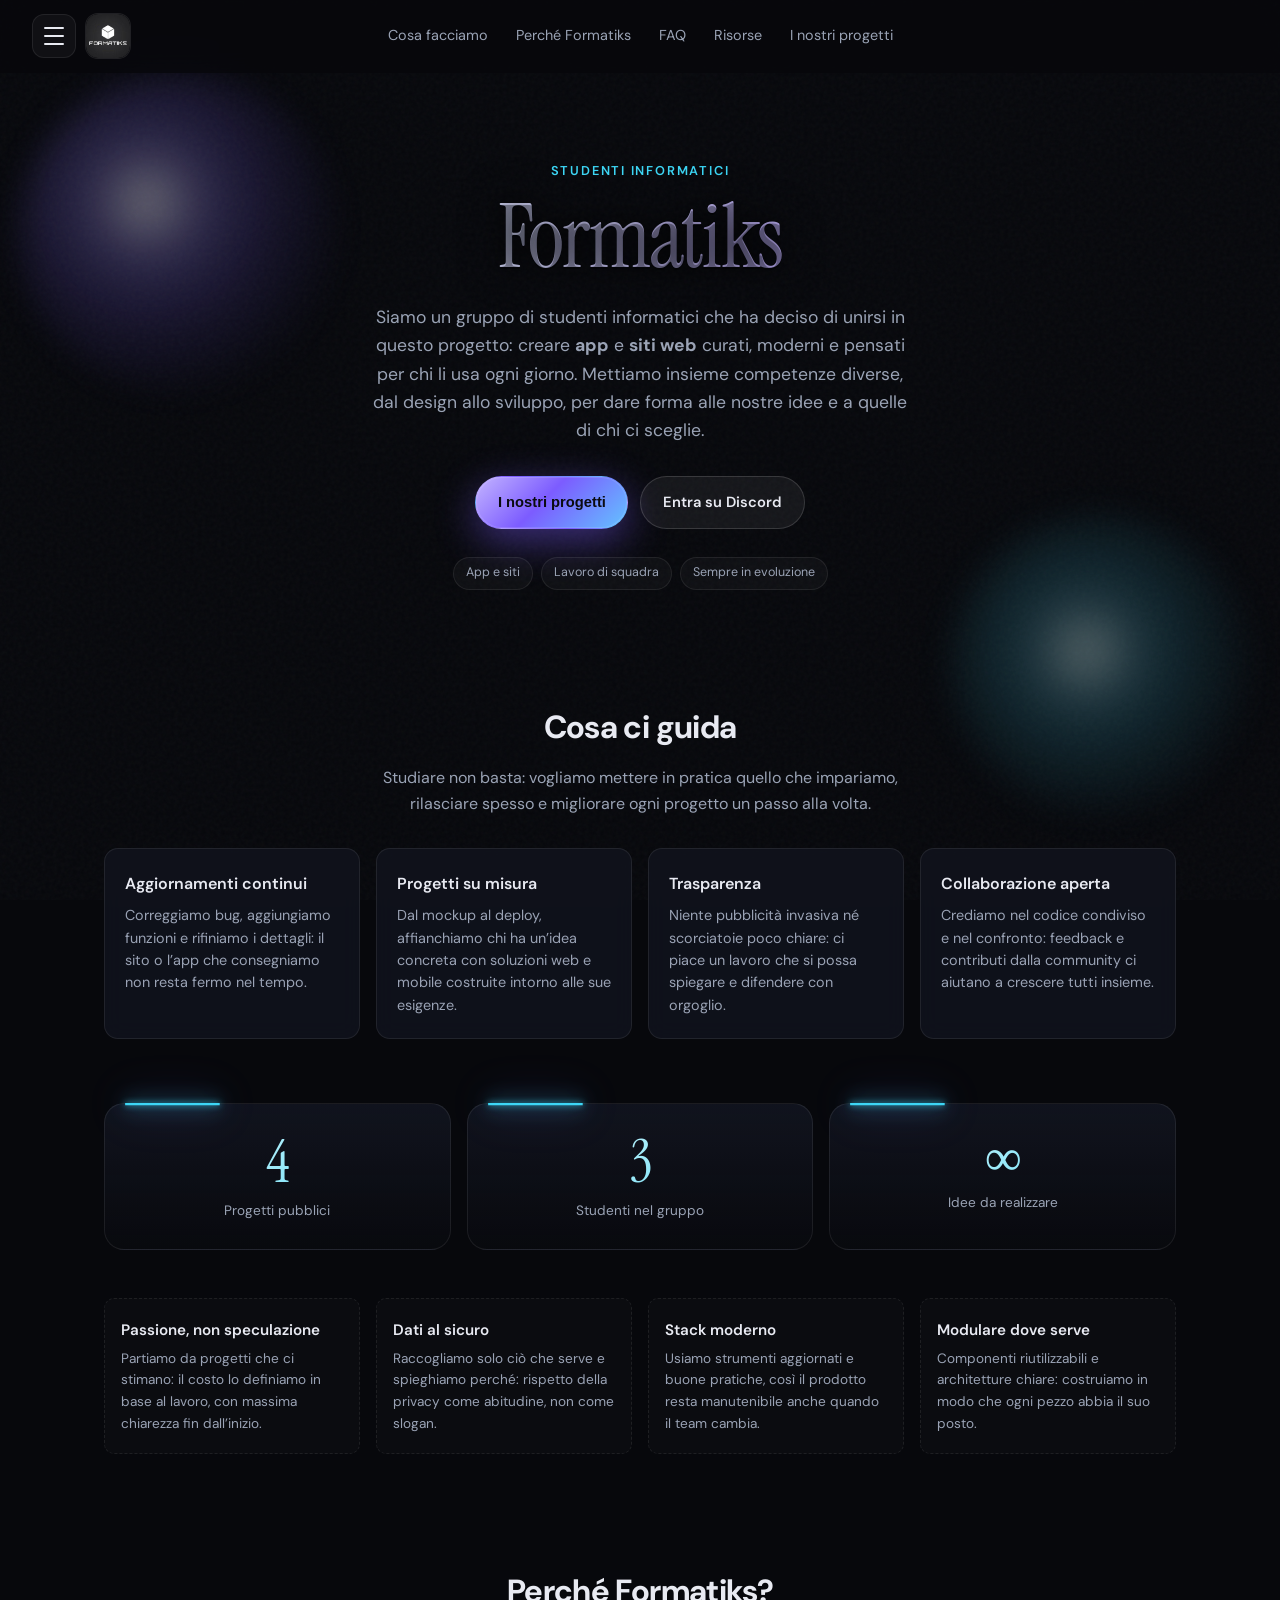
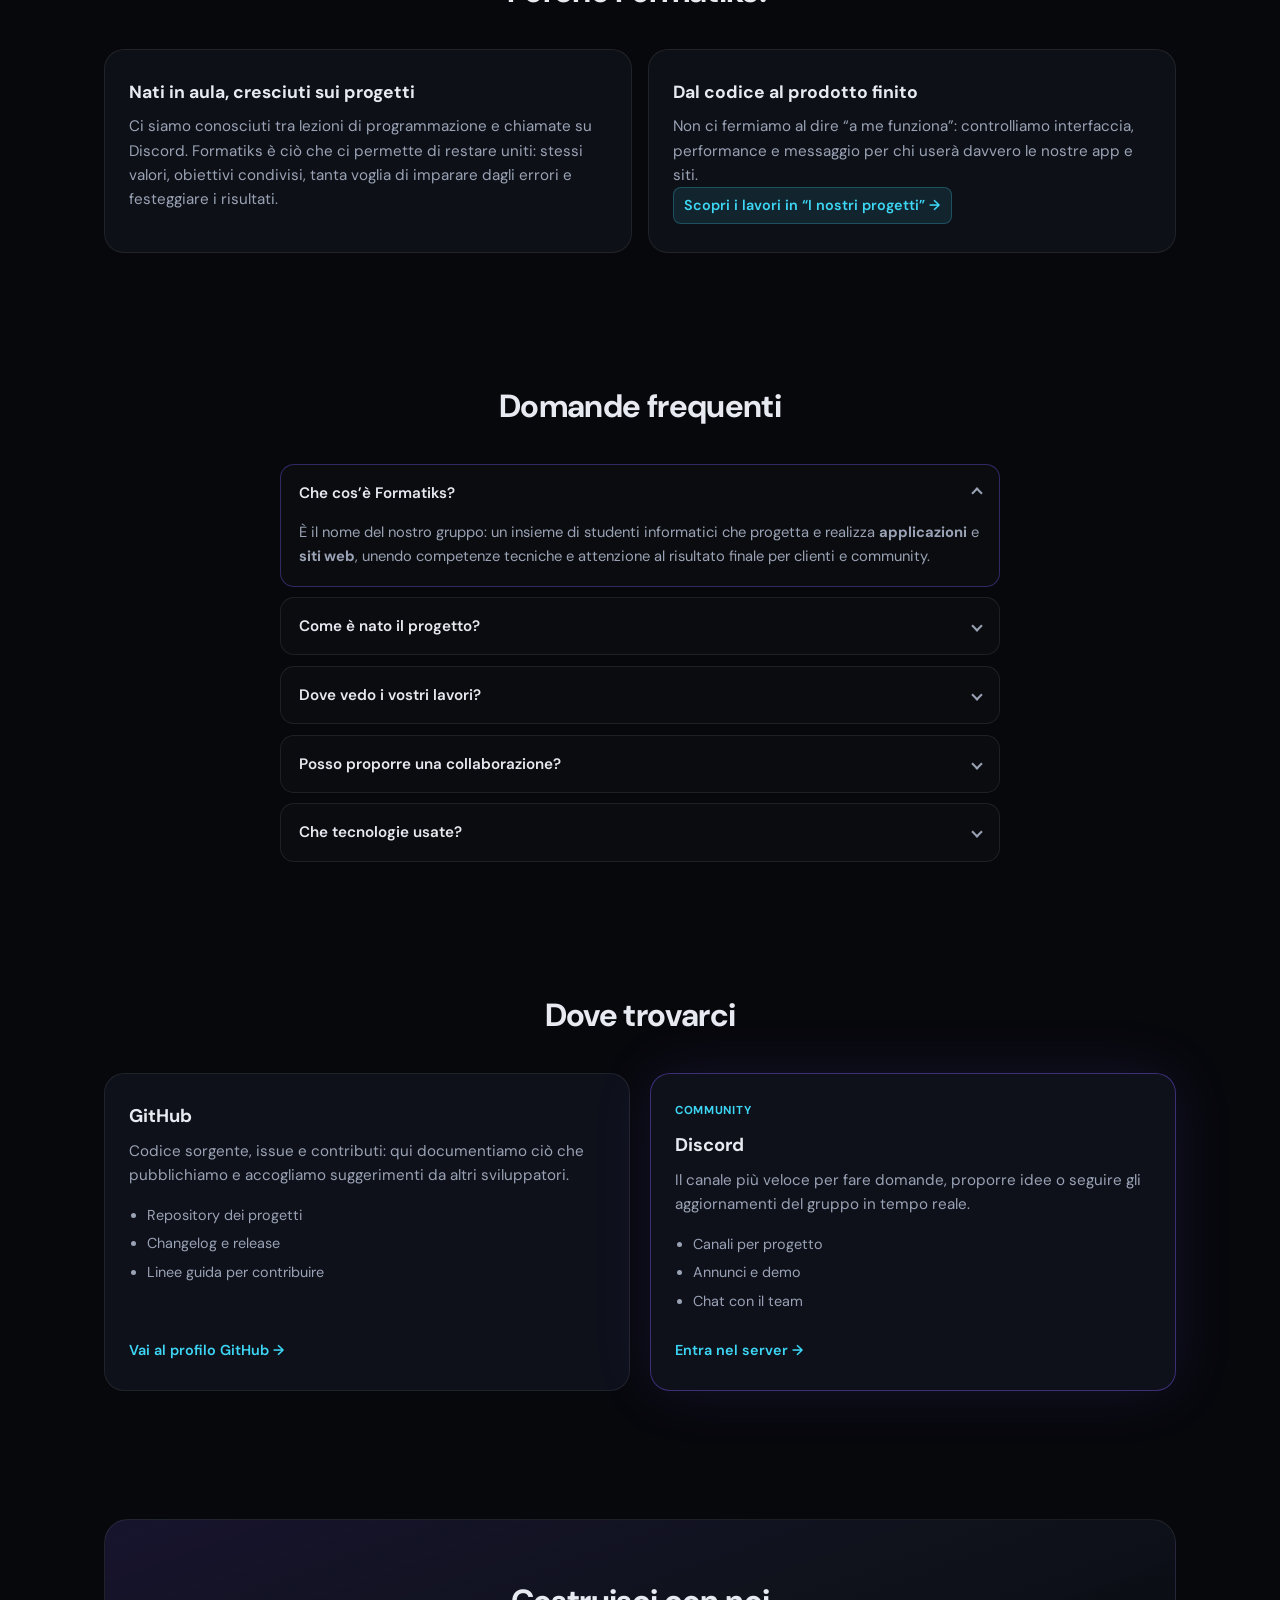
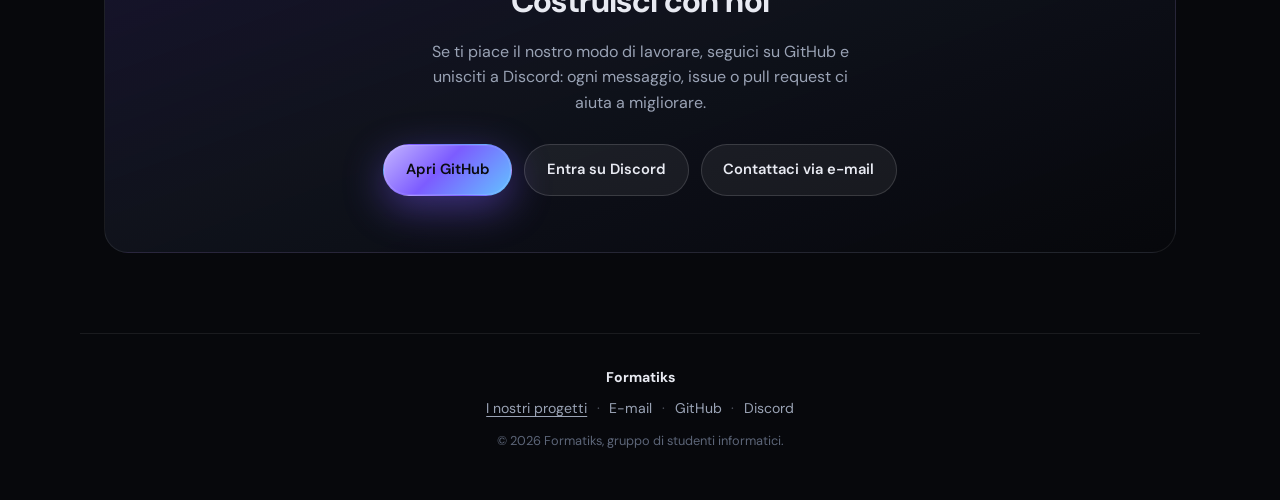
<file: index.html>
<!DOCTYPE html>
<html lang="it">
  <head>
    <meta charset="UTF-8" />
    <meta name="viewport" content="width=device-width, initial-scale=1.0" />
    <meta
      name="description"
      content="Formatiks: studenti informatici uniti per creare app e siti web di qualità."
    />
    <title>Formatiks - App e siti web dal nostro gruppo</title>
    <link rel="preconnect" href="https://fonts.googleapis.com" />
    <link rel="preconnect" href="https://fonts.gstatic.com" crossorigin />
    <link
      href="https://fonts.googleapis.com/css2?family=DM+Sans:ital,opsz,wght@0,9..40,400;0,9..40,500;0,9..40,600;0,9..40,700;1,9..40,400&family=Instrument+Serif:ital@0;1&display=swap"
      rel="stylesheet"
    />
    <link rel="stylesheet" href="styles.css" />
    <link rel="shortcut icon" href="./images/Formatiks.png" type="image/x-icon">
  </head>
  <body>
    <div class="noise" aria-hidden="true"></div>
    <div class="site-header-bar">
      <header class="site-header">
        <div class="header-start">
          <button
            type="button"
            class="hamburger"
            id="menu-toggle"
            aria-expanded="false"
            aria-controls="projects-menu"
            aria-label="Apri menu progetti"
          >
            <span class="hamburger__bar" aria-hidden="true"></span>
            <span class="hamburger__bar" aria-hidden="true"></span>
            <span class="hamburger__bar" aria-hidden="true"></span>
          </button>
          <a class="header-logo" href="#" aria-label="Formatiks — inizio pagina"
            ><img src="/images/Formatiks.png" width="44" height="44" alt=""
          /></a>
<!--          <a class="logo" href="#">Formatiks</a>-->
        </div>
        <nav class="nav" aria-label="Navigazione principale">
          <a href="#features">Cosa facciamo</a>
          <a href="#why">Perché Formatiks</a>
          <a href="#faq">FAQ</a>
          <a href="#resources">Risorse</a>
          <button
            type="button"
            class="nav__btn"
            data-open-projects-menu
          >
            I nostri progetti
          </button>
        </nav>
      </header>
    </div>

    <div
      class="menu-drawer"
      id="projects-menu"
      aria-hidden="true"
      inert
    >
      <button type="button" class="menu-drawer__backdrop" data-menu-close tabindex="-1" aria-label="Chiudi menu"></button>
      <nav class="menu-drawer__panel" aria-label="I nostri progetti">
        <p class="menu-drawer__title" id="menu-projects-title">I nostri progetti</p>
        <ul class="menu-drawer__list">
          <li class="menu-drawer__item" style="--i: 0">
            <a class="menu-drawer__link" href="progetti/pulse/index.html">Pulse</a>
          </li>
          <li class="menu-drawer__item" style="--i: 1">
            <a class="menu-drawer__link" href="progetti/sportpredix/index.html">SportPredix</a>
          </li>
          <li class="menu-drawer__item" style="--i: 2">
            <a class="menu-drawer__link" href="progetti/anozon/index.html">Anozon</a>
          </li>
          <li class="menu-drawer__item" style="--i: 3">
            <a class="menu-drawer__link" href="progetti/server-mc/index.html">Server MC</a>
          </li>
        </ul>
      </nav>
    </div>

    <main>
      <section class="hero" id="download">
        <p class="eyebrow">Studenti informatici</p>
        <h1 class="hero__title">Formatiks</h1>
        <p class="hero__lead">
          Siamo un gruppo di studenti informatici che ha deciso di unirsi in
          questo progetto: creare <strong>app</strong> e <strong>siti web</strong>
          curati, moderni e pensati per chi li usa ogni giorno. Mettiamo insieme
          competenze diverse, dal design allo sviluppo, per dare forma alle
          nostre idee e a quelle di chi ci sceglie.
        </p>
        <div class="hero__actions">
          <button type="button" class="btn btn--primary" data-open-projects-menu>
            I nostri progetti
          </button>
          <a
            class="btn btn--secondary"
            href="https://discord.gg/YZQaTQBeTA"
            target="_blank"
            rel="noopener noreferrer"
            >Entra su Discord</a
          >
        </div>
        <div class="hero__meta">
          <span class="pill">App e siti</span>
          <span class="pill">Lavoro di squadra</span>
          <span class="pill">Sempre in evoluzione</span>
        </div>
      </section>

      <section class="section reveal" id="features">
        <div class="section__head">
          <h2 class="section__title">Cosa ci guida</h2>
          <p class="section__subtitle">
            Studiare non basta: vogliamo mettere in pratica quello che impariamo,
            rilasciare spesso e migliorare ogni progetto un passo alla volta.
          </p>
        </div>
        <div class="grid grid--4">
          <article class="card">
            <h3 class="card__title">Aggiornamenti continui</h3>
            <p class="card__text">
              Correggiamo bug, aggiungiamo funzioni e rifiniamo i dettagli: il
              sito o l’app che consegniamo non resta fermo nel tempo.
            </p>
          </article>
          <article class="card">
            <h3 class="card__title">Progetti su misura</h3>
            <p class="card__text">
              Dal mockup al deploy, affianchiamo chi ha un’idea concreta con
              soluzioni web e mobile costruite intorno alle sue esigenze.
            </p>
          </article>
          <article class="card">
            <h3 class="card__title">Trasparenza</h3>
            <p class="card__text">
              Niente pubblicità invasiva né scorciatoie poco chiare: ci piace un
              lavoro che si possa spiegare e difendere con orgoglio.
            </p>
          </article>
          <article class="card">
            <h3 class="card__title">Collaborazione aperta</h3>
            <p class="card__text">
              Crediamo nel codice condiviso e nel confronto: feedback e
              contributi dalla community ci aiutano a crescere tutti insieme.
            </p>
          </article>
        </div>
      </section>

      <section class="stats section section--tight reveal">
        <div class="stat">
          <svg class="stat__neon" aria-hidden="true">
            <rect
              class="stat__neon-path"
              pathLength="100"
              fill="none"
              stroke="#3dd6f5"
              stroke-width="2.25"
              stroke-linecap="butt"
              stroke-linejoin="round"
              stroke-dasharray="10 90"
              vector-effect="non-scaling-stroke"
            />
          </svg>
          <span class="stat__value" data-count="4">0</span>
          <span class="stat__label">Progetti pubblici</span>
        </div>
        <div class="stat">
          <svg class="stat__neon" aria-hidden="true">
            <rect
              class="stat__neon-path"
              pathLength="100"
              fill="none"
              stroke="#3dd6f5"
              stroke-width="2.25"
              stroke-linecap="butt"
              stroke-linejoin="round"
              stroke-dasharray="10 90"
              vector-effect="non-scaling-stroke"
            />
          </svg>
          <span class="stat__value" data-count="3">0</span>
          <span class="stat__label">Studenti nel gruppo</span>
        </div>
        <div class="stat stat--wide">
          <svg class="stat__neon" aria-hidden="true">
            <rect
              class="stat__neon-path"
              pathLength="100"
              fill="none"
              stroke="#3dd6f5"
              stroke-width="2.25"
              stroke-linecap="butt"
              stroke-linejoin="round"
              stroke-dasharray="10 90"
              vector-effect="non-scaling-stroke"
            />
          </svg>
          <span class="stat__value stat__value--text">∞</span>
          <span class="stat__label">Idee da realizzare</span>
        </div>
      </section>

      <section class="section section--tight reveal">
        <div class="grid grid--4">
          <article class="tile">
            <h3 class="tile__title">Passione, non speculazione</h3>
            <p class="tile__text">
              Partiamo da progetti che ci stimano: il costo lo definiamo in base
              al lavoro, con massima chiarezza fin dall’inizio.
            </p>
          </article>
          <article class="tile">
            <h3 class="tile__title">Dati al sicuro</h3>
            <p class="tile__text">
              Raccogliamo solo ciò che serve e spieghiamo perché: rispetto della
              privacy come abitudine, non come slogan.
            </p>
          </article>
          <article class="tile">
            <h3 class="tile__title">Stack moderno</h3>
            <p class="tile__text">
              Usiamo strumenti aggiornati e buone pratiche, così il prodotto resta
              manutenibile anche quando il team cambia.
            </p>
          </article>
          <article class="tile">
            <h3 class="tile__title">Modulare dove serve</h3>
            <p class="tile__text">
              Componenti riutilizzabili e architetture chiare: costruiamo in modo
              che ogni pezzo abbia il suo posto.
            </p>
          </article>
        </div>
      </section>

      <section class="section reveal" id="why">
        <div class="section__head">
          <h2 class="section__title">Perché Formatiks?</h2>
        </div>
        <div class="split">
          <article class="panel">
            <h3 class="panel__title">Nati in aula, cresciuti sui progetti</h3>
            <p class="panel__text">
              Ci siamo conosciuti tra lezioni di programmazione e chiamate
              su Discord. Formatiks è ciò che ci permette di
              restare uniti: stessi valori, obiettivi condivisi, tanta voglia di
              imparare dagli errori e festeggiare i risultati.
            </p>
<!--            <p class="panel__note">Sito collettivo - versione <strong>1.0</strong></p> -->
          </article>
          <article class="panel">
            <h3 class="panel__title">Dal codice al prodotto finito</h3>
            <p class="panel__text">
              Non ci fermiamo al dire “a me funziona”: controlliamo
              interfaccia, performance e messaggio per chi userà 
              davvero le nostre app e siti. 
            </p>
            <a data-open-projects-menu><p class="panel__badge link-arrow">Scopri i lavori in “I nostri progetti”</p></a>
          </article>
        </div>
      </section>

      <section class="section reveal" id="faq">
        <div class="section__head">
          <h2 class="section__title">Domande frequenti</h2>
        </div>
        <div class="faq" role="list">
          <details class="faq__item" open>
            <summary class="faq__q">Che cos’è Formatiks?</summary>
            <p class="faq__a">
              È il nome del nostro gruppo: un insieme di studenti
              informatici che progetta e realizza <strong>applicazioni</strong> e
              <strong>siti web</strong>, unendo competenze tecniche e attenzione al
              risultato finale per clienti e community.
            </p>
          </details>
          <details class="faq__item">
            <summary class="faq__q">Come è nato il progetto?</summary>
            <p class="faq__a">
              Da un gruppo di amici e compagni di classe con la stessa passione per
              lo sviluppo software. Abbiamo iniziato con piccoli lavori e
              progetti, poi abbiamo deciso di dare un nome unico per tutto 
              ciò che costruiamo insieme.
            </p>
          </details>
          <details class="faq__item">
            <summary class="faq__q">Dove vedo i vostri lavori?</summary>
            <p class="faq__a">
              Premi <strong>I nostri progetti</strong> (in alto o nel menù a tendina) per
              aprire il menu con l&apos;elenco aggiornato: ogni voce porta alla
              <strong>pagina dedicata</strong> sul sito, con la spiegazione del progetto.
            </p>
          </details>
          <details class="faq__item">
            <summary class="faq__q">Posso proporre una collaborazione?</summary>
            <p class="faq__a">
              Certo: scrivici su
              <a
                href="https://discord.gg/YZQaTQBeTA"
                target="_blank"
                rel="noopener noreferrer"
                >Discord</a
              >
              o apri una discussione su
              <a
                href="https://github.com/Formatiks"
                target="_blank"
                rel="noopener noreferrer"
                >GitHub</a
              >. Valutiamo
              idee compatibili con i nostri tempi di studio e con la qualità che
              vogliamo offrire.
            </p>
          </details>
          <details class="faq__item">
            <summary class="faq__q">Che tecnologie usate?</summary>
            <p class="faq__a">
              Dipende dal progetto: spesso web moderno (HTML, CSS, JavaScript),
              strumenti per il design e, dove serve, framework e servizi cloud.
              Le nostre app iOS sono realizzate interamente con SwiftUI.
            </p>
          </details>
        </div>
      </section>

      <section class="section reveal" id="resources">
        <div class="section__head">
          <h2 class="section__title">Dove trovarci</h2>
        </div>
        <div class="grid grid--2">
          <article class="resource">
            <h3 class="resource__title">GitHub</h3>
            <p class="resource__lead">
              Codice sorgente, issue e contributi: qui documentiamo ciò che
              pubblichiamo e accogliamo suggerimenti da altri sviluppatori.
            </p>
            <ul class="resource__list">
              <li>Repository dei progetti</li>
              <li>Changelog e release</li>
              <li>Linee guida per contribuire</li>
            </ul>
            <a
              class="link-arrow"
              href="https://github.com/Formatiks"
              target="_blank"
              rel="noopener noreferrer"
              >Vai al profilo GitHub</a
            >
          </article>
          <article class="resource resource--accent">
            <span class="resource__tag">Community</span>
            <h3 class="resource__title">Discord</h3>
            <p class="resource__lead">
              Il canale più veloce per fare domande, proporre idee o seguire gli
              aggiornamenti del gruppo in tempo reale.
            </p>
            <ul class="resource__list">
              <li>Canali per progetto</li>
              <li>Annunci e demo</li>
              <li>Chat con il team</li>
            </ul>
            <a
              class="link-arrow"
              href="https://discord.gg/YZQaTQBeTA"
              target="_blank"
              rel="noopener noreferrer"
              >Entra nel server</a
            >
          </article>
        </div>
      </section>

      <section class="cta section reveal">
        <div class="cta__inner">
          <h2 class="cta__title">Costruisci con noi</h2>
          <p class="cta__text">
            Se ti piace il nostro modo di lavorare, seguici su GitHub e unisciti a
            Discord: ogni messaggio, issue o pull request ci aiuta a migliorare.
          </p>
          <div class="hero__actions">
            <a
              class="btn btn--primary"
              href="https://github.com/Formatiks"
              target="_blank"
              rel="noopener noreferrer"
              >Apri GitHub</a
            >
            <a
              class="btn btn--secondary"
              href="https://discord.gg/YZQaTQBeTA"
              target="_blank"
              rel="noopener noreferrer"
              >Entra su Discord</a
            >
            <a
              class="btn btn--secondary"
              href="mailto:support@formatiks.com"
              target="_blank"
              rel="noopener noreferrer"
              >Contattaci via e-mail</a
            >
          </div>
        </div>
      </section>
    </main>

    <footer class="site-footer reveal">
      <p class="footer__brand">Formatiks</p>
      <p class="footer__links">
        <button type="button" class="footer__btn" data-open-projects-menu>
          I nostri progetti
        </button>
        <span class="dot">·</span>
        <a
          href="mailto:support@formatiks.com"
          target="_blank"
          rel="noopener noreferrer"
          >E-mail</a
        >
        <span class="dot">·</span>
        <a
          href="https://github.com/Formatiks"
          target="_blank"
          rel="noopener noreferrer"
          >GitHub</a
        >
        <span class="dot">·</span>
        <a
          href="https://discord.gg/YZQaTQBeTA"
          target="_blank"
          rel="noopener noreferrer"
          >Discord</a
        >
      </p>
      <p class="footer__copy">
        © <span id="year"></span> Formatiks, gruppo di studenti informatici.
      </p>
    </footer>

    <script src="main.js"></script>
  </body>
</html>
</file>
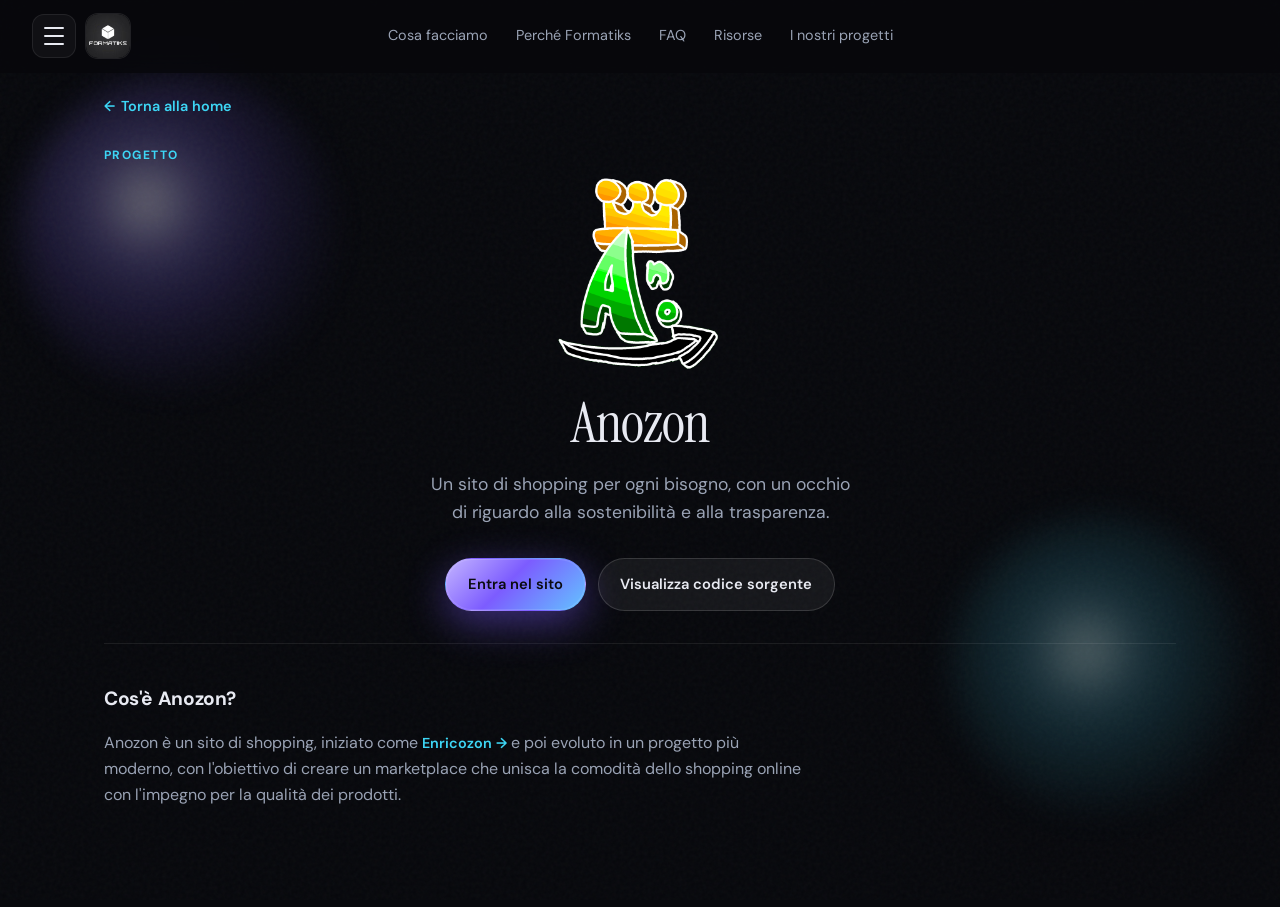
<file: progetti/anozon/index.html>
<!DOCTYPE html>
<html lang="it">
  <head>
    <meta charset="UTF-8" />
    <base href="../../" />
    <meta name="viewport" content="width=device-width, initial-scale=1.0" />
    <meta name="description" content="Anozon - progetto Formatiks." />
    <title>Anozon - Formatiks</title>
    <link rel="shortcut icon" href="../../images/Anozon.png" type="image/x-icon">
    <link rel="preconnect" href="https://fonts.googleapis.com" />
    <link rel="preconnect" href="https://fonts.gstatic.com" crossorigin />
    <link
      href="https://fonts.googleapis.com/css2?family=DM+Sans:ital,opsz,wght@0,9..40,400;0,9..40,500;0,9..40,600;0,9..40,700&family=Instrument+Serif:ital@0;1&display=swap"
      rel="stylesheet"
    />
    <link rel="stylesheet" href="styles.css" />
    <link rel="stylesheet" href="progetti/progetto.css" />
  </head>
  <body>
    <div class="noise" aria-hidden="true"></div>
    <div class="site-header-bar">
      <header class="site-header">
        <div class="header-start">
          <button
            type="button"
            class="hamburger"
            id="menu-toggle"
            aria-expanded="false"
            aria-controls="projects-menu"
            aria-label="Apri menu progetti"
          >
            <span class="hamburger__bar" aria-hidden="true"></span>
            <span class="hamburger__bar" aria-hidden="true"></span>
            <span class="hamburger__bar" aria-hidden="true"></span>
          </button>
          <a class="header-logo" href="index.html" aria-label="Formatiks — home"
            ><img src="/images/Formatiks.png" width="44" height="44" alt=""
          /></a>
        </div>
        <nav class="nav" aria-label="Navigazione principale">
          <a href="index.html#features">Cosa facciamo</a>
          <a href="index.html#why">Perché Formatiks</a>
          <a href="index.html#faq">FAQ</a>
          <a href="index.html#resources">Risorse</a>
          <button type="button" class="nav__btn" data-open-projects-menu>I nostri progetti</button>
        </nav>
      </header>
    </div>

    <div class="menu-drawer" id="projects-menu" aria-hidden="true" inert>
      <button type="button" class="menu-drawer__backdrop" data-menu-close tabindex="-1" aria-label="Chiudi menu"></button>
      <nav class="menu-drawer__panel" aria-label="I nostri progetti">
        <p class="menu-drawer__title" id="menu-projects-title">I nostri progetti</p>
        <ul class="menu-drawer__list">
          <li class="menu-drawer__item" style="--i: 0">
            <a class="menu-drawer__link" href="progetti/pulse/index.html">Pulse</a>
          </li>
          <li class="menu-drawer__item" style="--i: 1">
            <a class="menu-drawer__link" href="progetti/sportpredix/index.html">SportPredix</a>
          </li>
          <li class="menu-drawer__item" style="--i: 2">
            <a class="menu-drawer__link" href="progetti/anozon/index.html">Anozon</a>
          </li>
          <li class="menu-drawer__item" style="--i: 3">
            <a class="menu-drawer__link" href="progetti/server-mc/index.html">Server MC</a>
          </li>
        </ul>
      </nav>
    </div>

    <main class="project-page">
      <a class="back-link" href="index.html">Torna alla home</a>

      <header class="project-hero">
        <p class="project-hero__eyebrow">Progetto</p>
        <img class="project-logo" src="../../images/Anozon.png" alt="Logo di Anozon">
        <h1 class="project-hero__title">Anozon</h1>
        <p class="project-hero__lead">
          Un sito di shopping per ogni bisogno, con un occhio <br> di riguardo alla
          sostenibilità e alla trasparenza.
        </p>
        <div class="project-actions">
        <a class="btn btn--primary" href="https://anozon.it" target="_blank" rel="noopener noreferrer"
          >Entra nel sito</a
        >
        <a class="btn btn--secondary" href="https://github.com/Enricozon-Team/anozon3.2">Visualizza codice sorgente</a>
      </div>
      </header>

      <section class="project-section">
        <h2>Cos'è Anozon?</h2>
        <p>
          Anozon è un sito di shopping, iniziato come 
          <a class="link-arrow" href="https://ez.anozon.it">Enricozon</a>
          e poi evoluto in un progetto più moderno, con l'obiettivo di creare un
          marketplace che unisca la comodità dello shopping online con l'impegno per
          la qualità dei prodotti.
        </p>
      </section>

      
    </main>

    <script src="main.js"></script>
  </body>
</html>
</file>
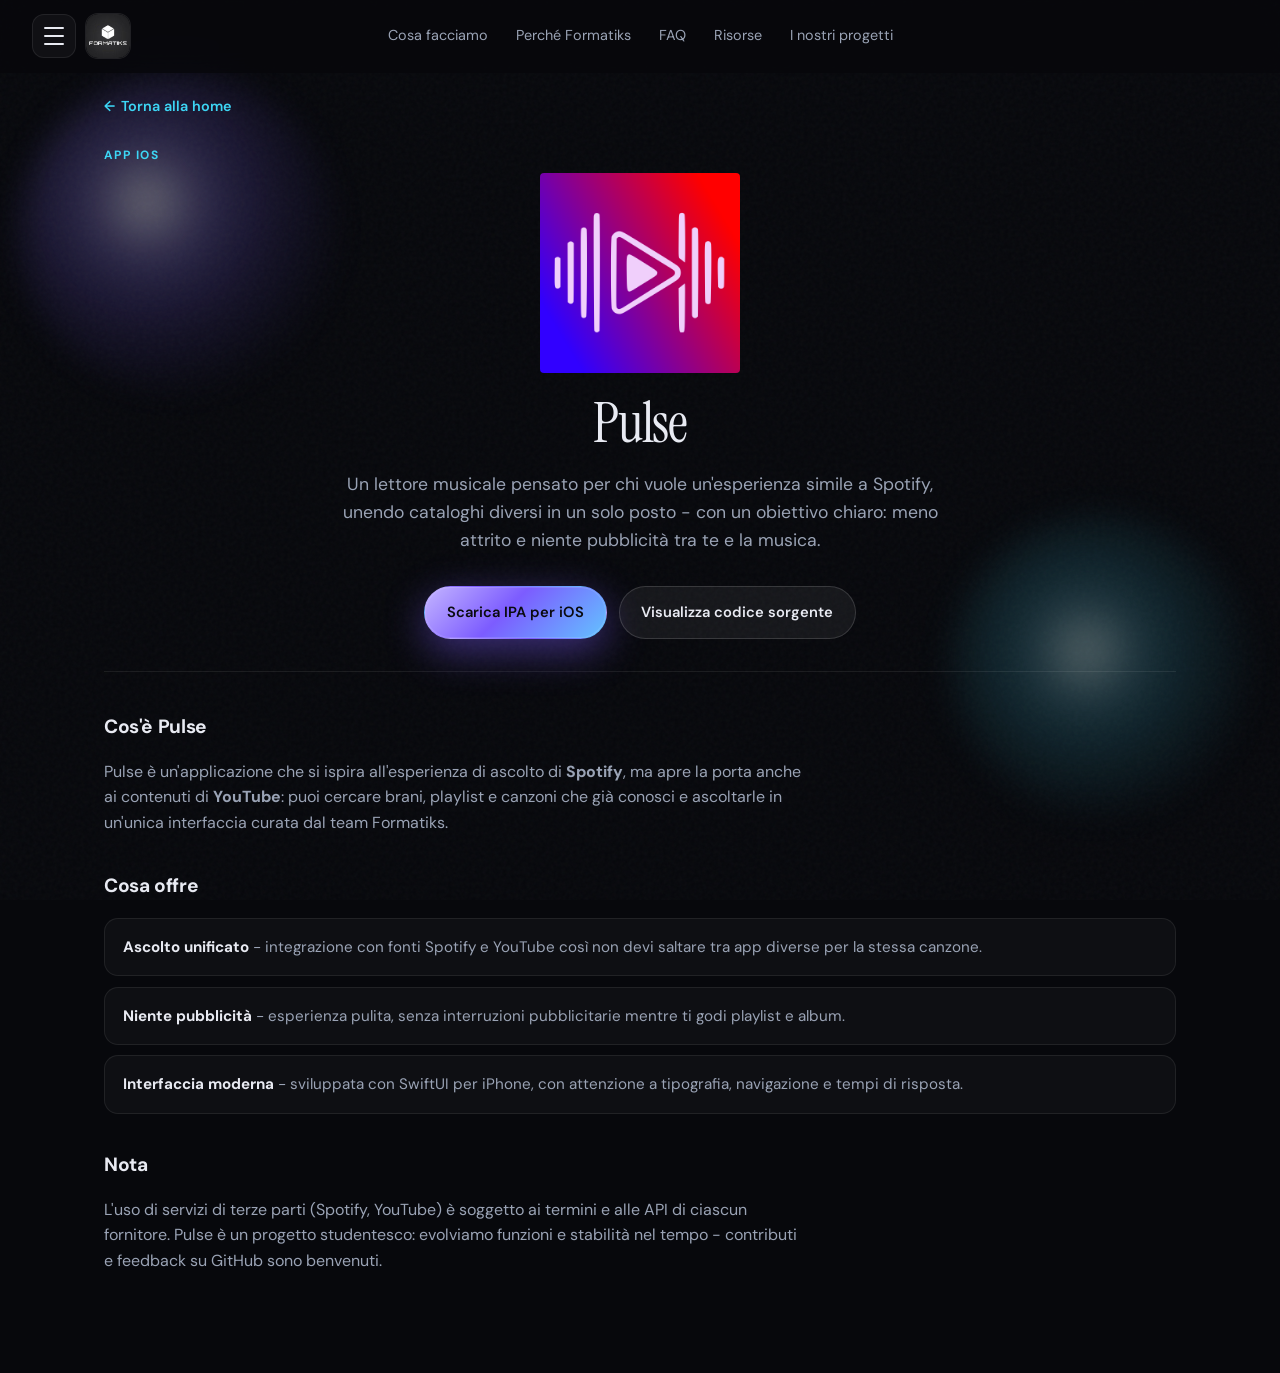
<file: progetti/pulse/index.html>
<!DOCTYPE html>
<html lang="it">
  <head>
    <meta charset="UTF-8" />
    <base href="../../" />
    <meta name="viewport" content="width=device-width, initial-scale=1.0" />
    <meta
      name="description"
      content="Pulse - ascolta musica da Spotify e YouTube senza pubblicità. Progetto Formatiks."
    />
    <title>Pulse - Formatiks</title>
    <link rel="shortcut icon" href="../../images/Pulse.png" type="image/x-icon">
    <link rel="preconnect" href="https://fonts.googleapis.com" />
    <link rel="preconnect" href="https://fonts.gstatic.com" crossorigin />
    <link
      href="https://fonts.googleapis.com/css2?family=DM+Sans:ital,opsz,wght@0,9..40,400;0,9..40,500;0,9..40,600;0,9..40,700&family=Instrument+Serif:ital@0;1&display=swap"
      rel="stylesheet"
    />
    <link rel="stylesheet" href="styles.css" />
    <link rel="stylesheet" href="progetti/progetto.css" />
  </head>
  <body>
    <div class="noise" aria-hidden="true"></div>
    <div class="site-header-bar">
      <header class="site-header">
        <div class="header-start">
          <button
            type="button"
            class="hamburger"
            id="menu-toggle"
            aria-expanded="false"
            aria-controls="projects-menu"
            aria-label="Apri menu progetti"
          >
            <span class="hamburger__bar" aria-hidden="true"></span>
            <span class="hamburger__bar" aria-hidden="true"></span>
            <span class="hamburger__bar" aria-hidden="true"></span>
          </button>
          <a class="header-logo" href="index.html" aria-label="Formatiks — home"
            ><img src="/images/Formatiks.png" width="44" height="44" alt=""
          /></a>
        </div>
        <nav class="nav" aria-label="Navigazione principale">
          <a href="index.html#features">Cosa facciamo</a>
          <a href="index.html#why">Perché Formatiks</a>
          <a href="index.html#faq">FAQ</a>
          <a href="index.html#resources">Risorse</a>
          <button type="button" class="nav__btn" data-open-projects-menu>I nostri progetti</button>
        </nav>
      </header>
    </div>

    <div class="menu-drawer" id="projects-menu" aria-hidden="true" inert>
      <button type="button" class="menu-drawer__backdrop" data-menu-close tabindex="-1" aria-label="Chiudi menu"></button>
      <nav class="menu-drawer__panel" aria-label="I nostri progetti">
        <p class="menu-drawer__title" id="menu-projects-title">I nostri progetti</p>
        <ul class="menu-drawer__list">
          <li class="menu-drawer__item" style="--i: 0">
            <a class="menu-drawer__link" href="progetti/pulse/index.html">Pulse</a>
          </li>
          <li class="menu-drawer__item" style="--i: 1">
            <a class="menu-drawer__link" href="progetti/sportpredix/index.html">SportPredix</a>
          </li>
          <li class="menu-drawer__item" style="--i: 2">
            <a class="menu-drawer__link" href="progetti/anozon/index.html">Anozon</a>
          </li>
          <li class="menu-drawer__item" style="--i: 3">
            <a class="menu-drawer__link" href="progetti/server-mc/index.html">Server MC</a>
          </li>
        </ul>
      </nav>
    </div>

    <main class="project-page">
      <a class="back-link" href="index.html">Torna alla home</a>

      <header class="project-hero">
        <p class="project-hero__eyebrow">App iOS</p>
        <img class="project-logo" src="../../images/Pulse.png" alt="Logo di Pulse" class="project-hero__image" width="200" height="200" />
        <h1 class="project-hero__title">Pulse</h1>
        <p class="project-hero__lead">
          Un lettore musicale pensato per chi vuole un&apos;esperienza simile a Spotify, <br>
          unendo cataloghi diversi in un solo posto - con un obiettivo chiaro: meno <br>
          attrito e niente pubblicit&agrave; tra te e la musica.
        </p>
        <div class="project-actions">
        <a class="btn btn--primary" href="https://nightly.link/Formatiks/Pulse/workflows/build/main/Pulse.zip" target="_blank" rel="noopener noreferrer"
          >Scarica IPA per iOS</a
        >
        <a class="btn btn--secondary" href="https://github.com/Formatiks/Pulse" target="_blank" rel="noopener noreferrer">Visualizza codice sorgente</a>
      </div>
      </header>

      <section class="project-section">
        <h2>Cos&apos;&egrave; Pulse</h2>
        <p>
          Pulse &egrave; un&apos;applicazione che si ispira all&apos;esperienza di ascolto di
          <strong>Spotify</strong>, ma apre la porta anche ai contenuti di
          <strong>YouTube</strong>: puoi cercare brani, playlist e canzoni che gi&agrave;
          conosci e ascoltarle in un&apos;unica interfaccia curata dal team Formatiks.
        </p>
      </section>

      <section class="project-section">
        <h2>Cosa offre</h2>
        <ul class="project-list">
          <li>
            <strong>Ascolto unificato</strong> - integrazione con fonti Spotify e YouTube
            cos&igrave; non devi saltare tra app diverse per la stessa canzone.
          </li>
          <li>
            <strong>Niente pubblicit&agrave;</strong> - esperienza pulita, senza interruzioni
            pubblicitarie mentre ti godi playlist e album.
          </li>
          <li>
            <strong>Interfaccia moderna</strong> - sviluppata con SwiftUI per iPhone, con
            attenzione a tipografia, navigazione e tempi di risposta.
          </li>
        </ul>
      </section>

      <section class="project-section">
        <h2>Nota</h2>
        <p>
          L&apos;uso di servizi di terze parti (Spotify, YouTube) &egrave; soggetto ai termini
          e alle API di ciascun fornitore. Pulse &egrave; un progetto studentesco: evolviamo
          funzioni e stabilit&agrave; nel tempo - contributi e feedback su GitHub sono benvenuti.
        </p>
      </section>

    </main>

    <script src="main.js"></script>
  </body>
</html>
</file>
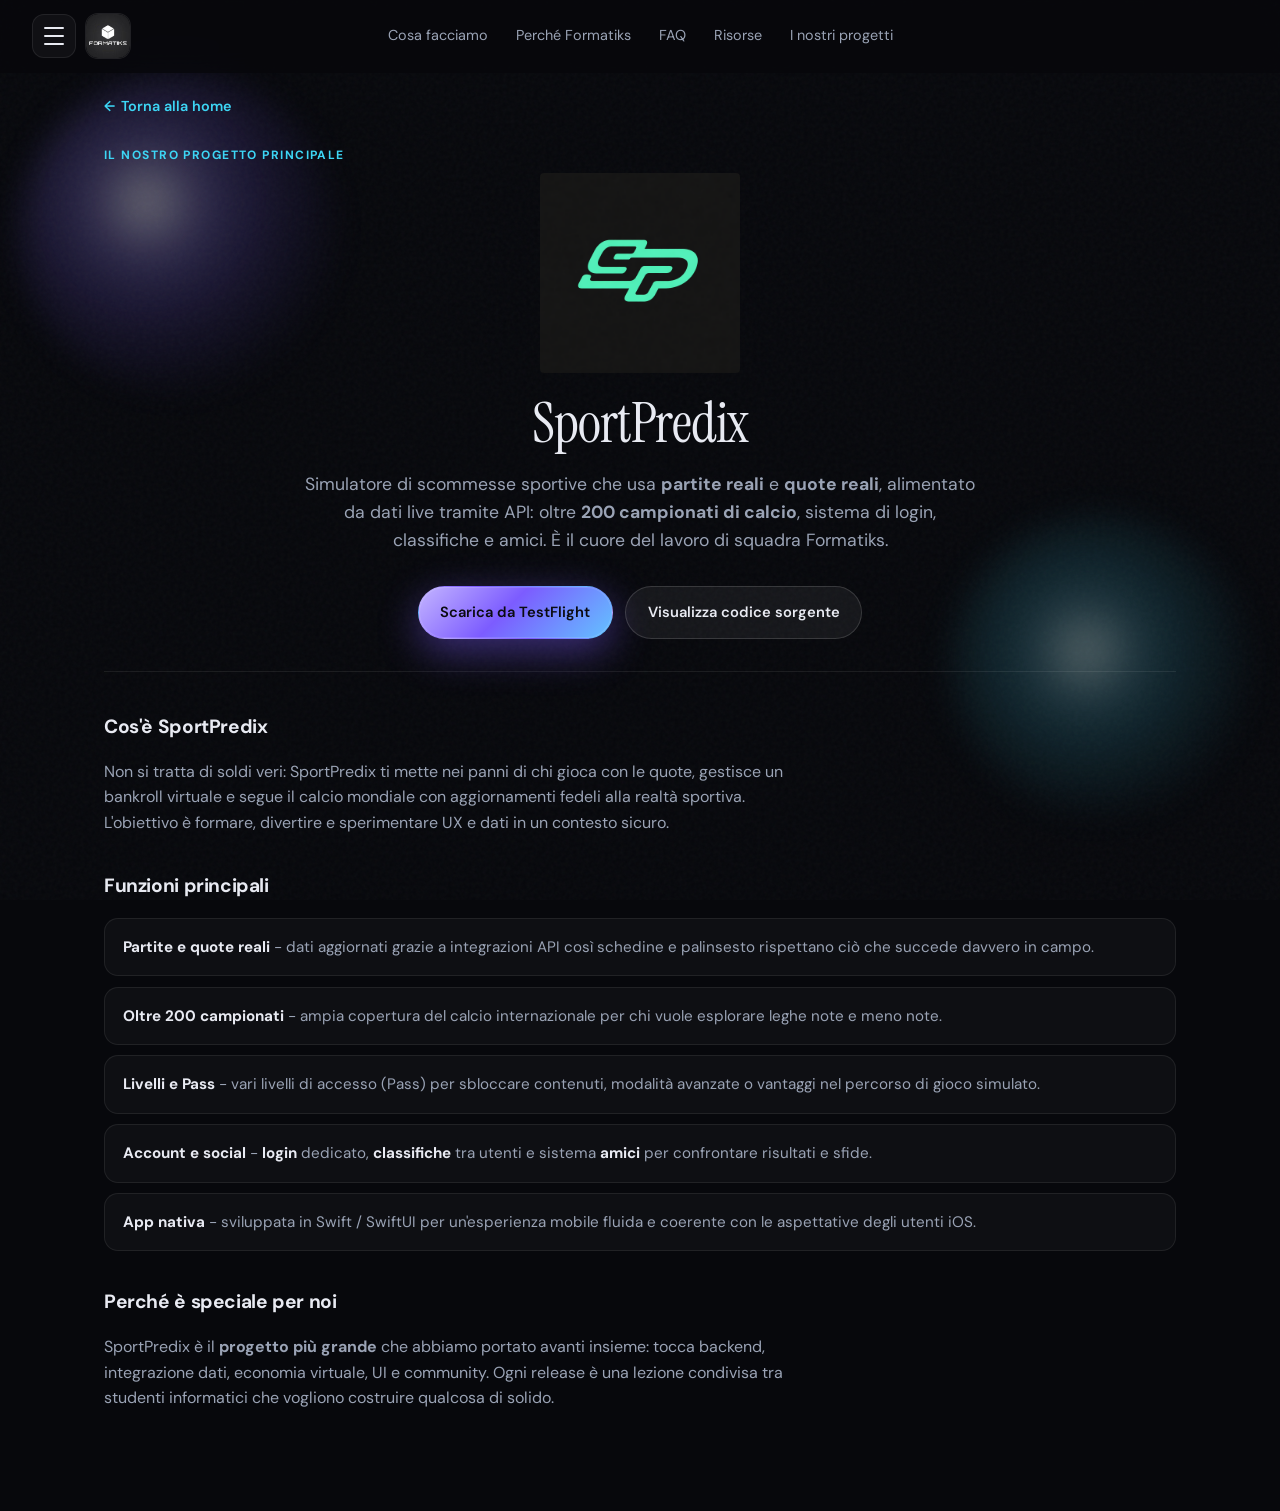
<file: progetti/sportpredix/index.html>
<!DOCTYPE html>
<html lang="it">
  <head>
    <meta charset="UTF-8" />
    <base href="../../" />
    <meta name="viewport" content="width=device-width, initial-scale=1.0" />
    <meta
      name="description"
      content="SportPredix - simulatore di scommesse con partite e quote reali. Il progetto più grande Formatiks."
    />
    <title>SportPredix - Formatiks</title>
    <link rel="shortcut icon" href="../../images/SportPredix.png" type="image/x-icon">
    <link rel="preconnect" href="https://fonts.googleapis.com" />
    <link rel="preconnect" href="https://fonts.gstatic.com" crossorigin />
    <link
      href="https://fonts.googleapis.com/css2?family=DM+Sans:ital,opsz,wght@0,9..40,400;0,9..40,500;0,9..40,600;0,9..40,700&family=Instrument+Serif:ital@0;1&display=swap"
      rel="stylesheet"
    />
    <link rel="stylesheet" href="styles.css" />
    <link rel="stylesheet" href="progetti/progetto.css" />
  </head>
  <body>
    <div class="noise" aria-hidden="true"></div>
    <div class="site-header-bar">
      <header class="site-header">
        <div class="header-start">
          <button
            type="button"
            class="hamburger"
            id="menu-toggle"
            aria-expanded="false"
            aria-controls="projects-menu"
            aria-label="Apri menu progetti"
          >
            <span class="hamburger__bar" aria-hidden="true"></span>
            <span class="hamburger__bar" aria-hidden="true"></span>
            <span class="hamburger__bar" aria-hidden="true"></span>
          </button>
          <a class="header-logo" href="index.html" aria-label="Formatiks — home"
            ><img src="../../images/Formatiks.png" width="44" height="44" alt=""
          /></a>
        </div>
        <nav class="nav" aria-label="Navigazione principale">
          <a href="index.html#features">Cosa facciamo</a>
          <a href="index.html#why">Perché Formatiks</a>
          <a href="index.html#faq">FAQ</a>
          <a href="index.html#resources">Risorse</a>
          <button type="button" class="nav__btn" data-open-projects-menu>I nostri progetti</button>
        </nav>
      </header>
    </div>

    <div class="menu-drawer" id="projects-menu" aria-hidden="true" inert>
      <button type="button" class="menu-drawer__backdrop" data-menu-close tabindex="-1" aria-label="Chiudi menu"></button>
      <nav class="menu-drawer__panel" aria-label="I nostri progetti">
        <p class="menu-drawer__title" id="menu-projects-title">I nostri progetti</p>
        <ul class="menu-drawer__list">
          <li class="menu-drawer__item" style="--i: 0">
            <a class="menu-drawer__link" href="progetti/pulse/index.html">Pulse</a>
          </li>
          <li class="menu-drawer__item" style="--i: 1">
            <a class="menu-drawer__link" href="progetti/sportpredix/index.html">SportPredix</a>
          </li>
          <li class="menu-drawer__item" style="--i: 2">
            <a class="menu-drawer__link" href="progetti/anozon/index.html">Anozon</a>
          </li>
          <li class="menu-drawer__item" style="--i: 3">
            <a class="menu-drawer__link" href="progetti/server-mc/index.html">Server MC</a>
          </li>
        </ul>
      </nav>
    </div>

    <main class="project-page">
      <a class="back-link" href="index.html">Torna alla home</a>

      <header class="project-hero">
        <p class="project-hero__eyebrow">Il nostro progetto principale</p>
        <img class="project-logo" src="../../images/SportPredix.png" alt="Logo di SportPredix" class="project-hero__image" width="200" height="200" />
        <h1 class="project-hero__title">SportPredix</h1>
        <p class="project-hero__lead">
          Simulatore di scommesse sportive che usa <strong>partite reali</strong> e 
          <strong>quote reali</strong>, alimentato <br> da dati live tramite API: oltre 
          <strong>200 campionati di calcio</strong>, sistema di login, <br> classifiche e 
          amici. &Egrave; il cuore del lavoro di squadra Formatiks.
        </p>
        <div class="project-actions">
        <a
          class="btn btn--primary"
          href="https://testflight.apple.com/join/adzxTD9X"
          target="_blank"
          rel="noopener noreferrer"
          >Scarica da TestFlight</a
        >
        <a class="btn btn--secondary" href="https://github.com/Formatiks/SportPredix" target="_blank" rel="noopener noreferrer">Visualizza codice sorgente</a>
      </div>
      </header>

      <section class="project-section">
        <h2>Cos&apos;&egrave; SportPredix</h2>
        <p>
          Non si tratta di soldi veri: SportPredix ti mette nei panni di chi gioca
          con le quote, gestisce un bankroll virtuale e segue il calcio mondiale con
          aggiornamenti fedeli alla realt&agrave; sportiva. L&apos;obiettivo &egrave; formare,
          divertire e sperimentare UX e dati in un contesto sicuro.
        </p>
      </section>

      <section class="project-section">
        <h2>Funzioni principali</h2>
        <ul class="project-list">
          <li>
            <strong>Partite e quote reali</strong> - dati aggiornati grazie a integrazioni
            API cos&igrave; schedine e palinsesto rispettano ci&ograve; che succede davvero in campo.
          </li>
          <li>
            <strong>Oltre 200 campionati</strong> - ampia copertura del calcio internazionale
            per chi vuole esplorare leghe note e meno note.
          </li>
          <li>
            <strong>Livelli e Pass</strong> - vari livelli di accesso (Pass) per sbloccare
            contenuti, modalit&agrave; avanzate o vantaggi nel percorso di gioco simulato.
          </li>
          <li>
            <strong>Account e social</strong> - <strong>login</strong> dedicato,
            <strong>classifiche</strong> tra utenti e sistema <strong>amici</strong> per
            confrontare risultati e sfide.
          </li>
          <li>
            <strong>App nativa</strong> - sviluppata in Swift / SwiftUI per un&apos;esperienza
            mobile fluida e coerente con le aspettative degli utenti iOS.
          </li>
        </ul>
      </section>

      <section class="project-section">
        <h2>Perch&eacute; &egrave; speciale per noi</h2>
        <p>
          SportPredix &egrave; il <strong>progetto pi&ugrave; grande</strong> che abbiamo portato
          avanti insieme: tocca backend, integrazione dati, economia virtuale, UI e
          community. Ogni release &egrave; una lezione condivisa tra studenti informatici
          che vogliono costruire qualcosa di solido.
        </p>
      </section>

    </main>

    <script src="main.js"></script>
  </body>
</html>
</file>
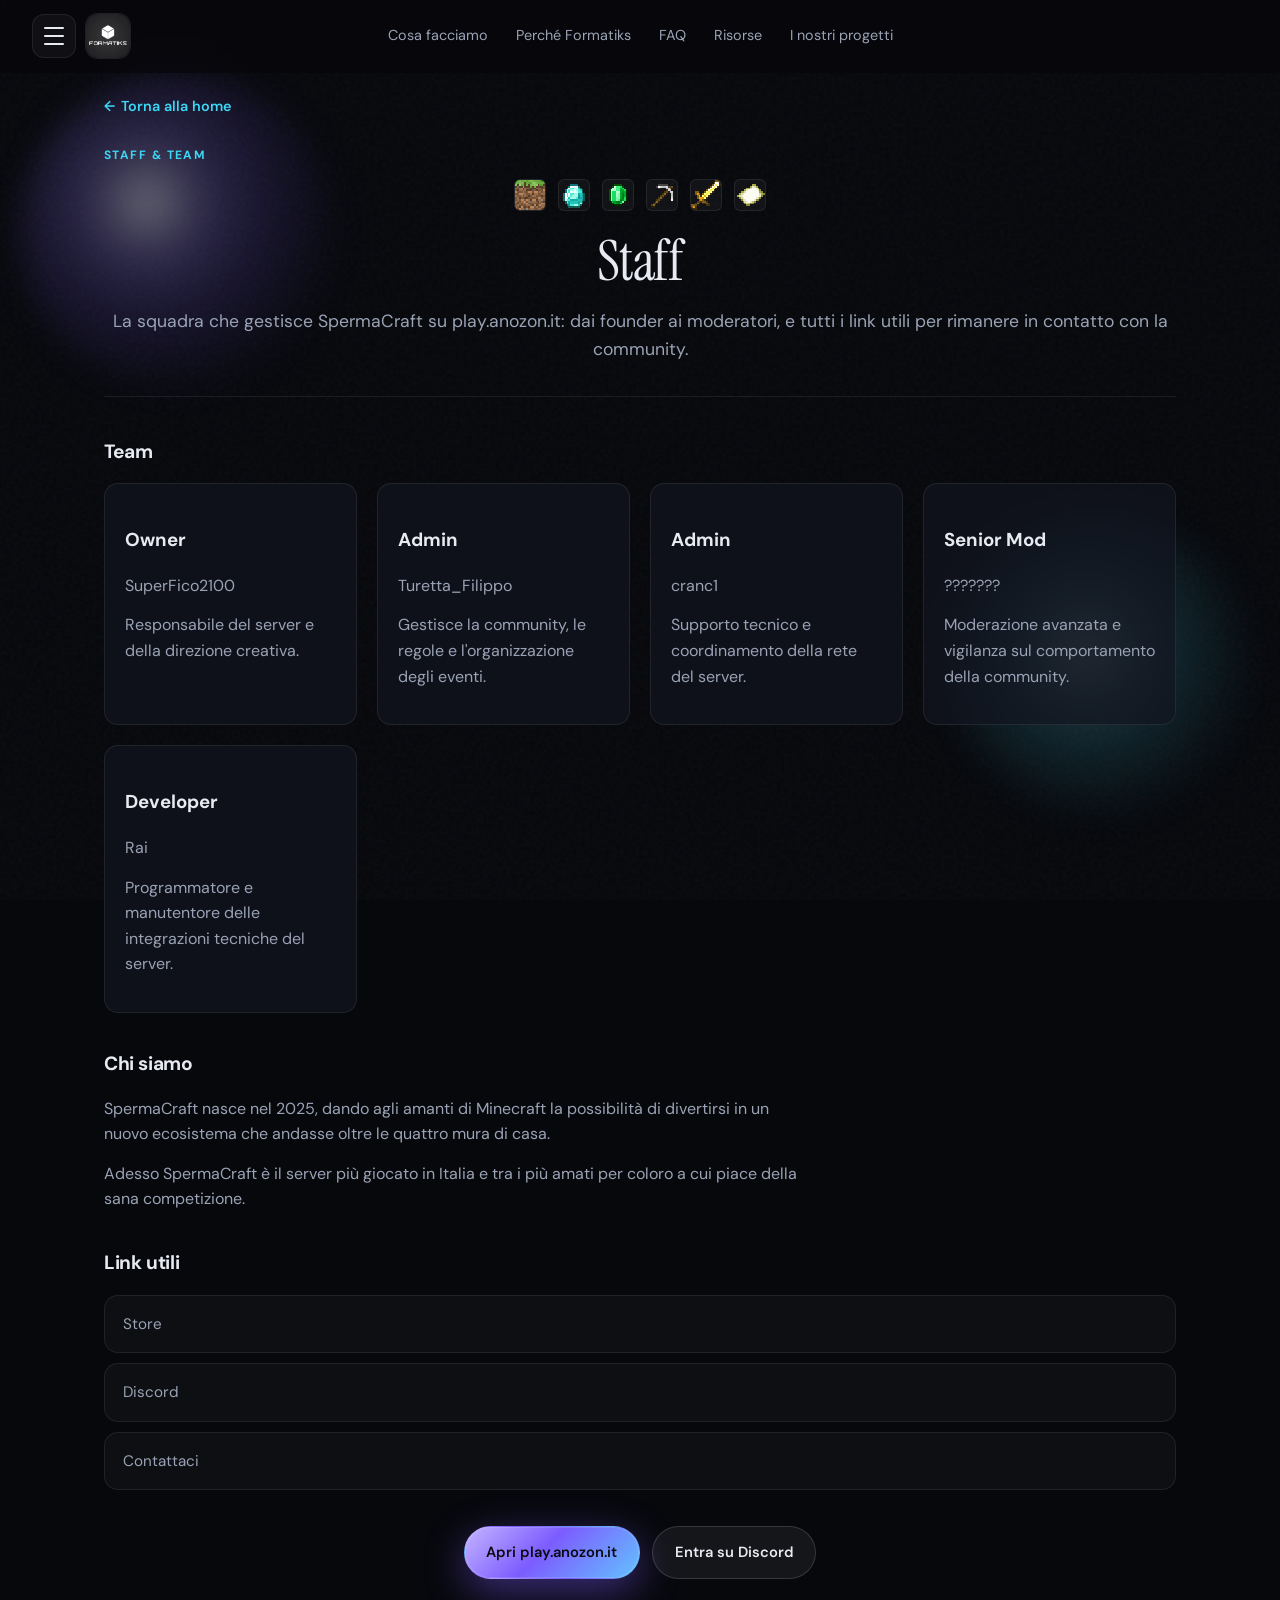
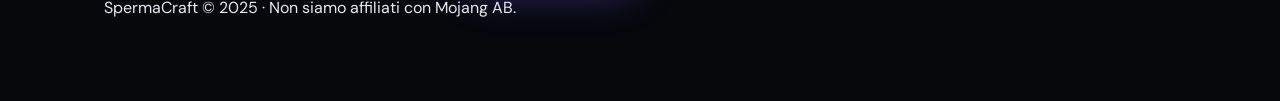
<file: progetti/server-mc/staff/staff.html>
<!DOCTYPE html>
<html lang="it">
  <head>
    <meta charset="UTF-8" />
    <meta name="viewport" content="width=device-width, initial-scale=1.0" />
    <meta
      name="description"
      content="Staff e team di SpermaCraft: informazioni sul team e collegamenti utili per la community Minecraft."
    />
    <title>Staff — Formatiks</title>
    <link rel="shortcut icon" href="../textures/golden_sword.png" type="image/x-icon">
    <link rel="preconnect" href="https://fonts.googleapis.com" />
    <link rel="preconnect" href="https://fonts.gstatic.com" crossorigin />
    <link
      href="https://fonts.googleapis.com/css2?family=DM+Sans:ital,opsz,wght@0,9..40,400;0,9..40,500;0,9..40,600;0,9..40,700&family=Instrument+Serif:ital@0;1&display=swap"
      rel="stylesheet"
    />
    <link rel="stylesheet" href="../../../styles.css" />
    <link rel="stylesheet" href="../../../progetti/progetto.css" />
    <link rel="stylesheet" href="staff.css" />
  </head>
  <body>
    <div class="noise" aria-hidden="true"></div>
    <div class="site-header-bar">
      <header class="site-header">
        <div class="header-start">
          <button
            type="button"
            class="hamburger"
            id="menu-toggle"
            aria-expanded="false"
            aria-controls="projects-menu"
            aria-label="Apri menu progetti"
          >
            <span class="hamburger__bar" aria-hidden="true"></span>
            <span class="hamburger__bar" aria-hidden="true"></span>
            <span class="hamburger__bar" aria-hidden="true"></span>
          </button>
          <a class="header-logo" href="index.html" aria-label="Formatiks — home"
            ><img src="../../../images/Formatiks.png" width="44" height="44" alt=""
          /></a>
        </div>
        <nav class="nav" aria-label="Navigazione principale">
          <a href="../../../index.html#features">Cosa facciamo</a>
          <a href="../../../index.html#why">Perché Formatiks</a>
          <a href="../../../index.html#faq">FAQ</a>
          <a href="../../../index.html#resources">Risorse</a>
          <button type="button" class="nav__btn" data-open-projects-menu>
            I nostri progetti
          </button>
        </nav>
      </header>
    </div>

    <div class="menu-drawer" id="projects-menu" aria-hidden="true" inert>
      <button type="button" class="menu-drawer__backdrop" data-menu-close tabindex="-1" aria-label="Chiudi menu"></button>
      <nav class="menu-drawer__panel" aria-label="I nostri progetti">
        <p class="menu-drawer__title" id="menu-projects-title">I nostri progetti</p>
        <ul class="menu-drawer__list">
          <li class="menu-drawer__item" style="--i: 0">
            <a class="menu-drawer__link" href="../../../progetti/pulse/index.html">Pulse</a>
          </li>
          <li class="menu-drawer__item" style="--i: 1">
            <a class="menu-drawer__link" href="../../../progetti/sportpredix/index.html">SportPredix</a>
          </li>
          <li class="menu-drawer__item" style="--i: 2">
            <a class="menu-drawer__link" href="../../../progetti/anozon/index.html">Anozon</a>
          </li>
          <li class="menu-drawer__item" style="--i: 3">
            <a class="menu-drawer__link" href="../../../progetti/server-mc/index.html">Server MC</a>
          </li>
        </ul>
      </nav>
    </div>

    <main class="project-page">
      <a class="back-link" href="../../../index.html">Torna alla home</a>

      <header class="project-hero">
        <p class="project-hero__eyebrow">Staff & Team</p>
        <div class="staff-symbols" aria-hidden="true">
          <img class="staff-icon" src="../textures/grass_block_side.png" width="28" height="28" alt="" />
          <img class="staff-icon" src="../textures/diamond.png" width="28" height="28" alt="" />
          <img class="staff-icon" src="../textures/emerald.png" width="28" height="28" alt="" />
          <img class="staff-icon" src="../textures/iron_pickaxe.png" width="28" height="28" alt="" />
          <img class="staff-icon" src="../textures/golden_sword.png" width="28" height="28" alt="" />
          <img class="staff-icon" src="../textures/filled_map.png" width="28" height="28" alt="" />
        </div>
        <h1 class="project-hero__title">Staff</h1>
        <p class="project-hero__lead">
          La squadra che gestisce SpermaCraft su play.anozon.it: dai founder ai moderatori,
          e tutti i link utili per rimanere in contatto con la community.
        </p>
      </header>

      <section class="project-section">
        <h2>Team</h2>
        <div class="grid grid--2">
          <article class="card">
            <h3>Owner</h3>
            <p>
              <a href="https://www.superfico.me/" target="_blank" rel="noopener noreferrer">SuperFico2100</a>
            </p>
            <p>Responsabile del server e della direzione creativa.</p>
          </article>

          <article class="card">
            <h3>Admin</h3>
            <p>
              <a href="https://instagram.com/enri.bocco" target="_blank" rel="noopener noreferrer">Turetta_Filippo</a>
            </p>
            <p>Gestisce la community, le regole e l'organizzazione degli eventi.</p>
          </article>

          <article class="card">
            <h3>Admin</h3>
            <p>
              <a href="https://www.cranci.me/" target="_blank" rel="noopener noreferrer">cranc1</a>
            </p>
            <p>Supporto tecnico e coordinamento della rete del server.</p>
          </article>

          <article class="card">
            <h3>Senior Mod</h3>
            <p>
              <a href="https://youtube.com/watch?v=dQw4w9WgXcQ" target="_blank" rel="noopener noreferrer">???????</a>
            </p>
            <p>Moderazione avanzata e vigilanza sul comportamento della community.</p>
          </article>

          <article class="card">
            <h3>Developer</h3>
            <p>
              <a href="https://youtube.com/watch?v=iWwqRrgoFkE" target="_blank" rel="noopener noreferrer">Rai</a>
            </p>
            <p>Programmatore e manutentore delle integrazioni tecniche del server.</p>
          </article>
        </div>
      </section>

      <section class="project-section">
        <h2>Chi siamo</h2>
        <p>
          SpermaCraft nasce nel 2025, dando agli amanti di Minecraft la possibilità di divertirsi
          in un nuovo ecosistema che andasse oltre le quattro mura di casa.
        </p>
        <p>
          Adesso SpermaCraft è il server più giocato in Italia e tra i più amati per coloro a cui
          piace della sana competizione.
        </p>
      </section>

      <section class="project-section">
        <h2>Link utili</h2>
        <ul class="project-list">
          <li><a href="https://ez.anozon.it/" target="_blank" rel="noopener noreferrer">Store</a></li>
          <li><a href="https://discord.gg/gWDVDuJfmN" target="_blank" rel="noopener noreferrer">Discord</a></li>
          <li><a href="mailto:support@anozon.it">Contattaci</a></li>
        </ul>
      </section>

      <div class="project-actions">
        <a class="btn btn--primary" href="https://play.anozon.it/" target="_blank" rel="noopener noreferrer">Apri play.anozon.it</a>
        <a class="btn btn--secondary" href="https://discord.gg/gWDVDuJfmN" target="_blank" rel="noopener noreferrer">Entra su Discord</a>
      </div>

      <p class="mc-footnote">
        <a href="http://play.anozon.it/" target="_blank" rel="noopener noreferrer">SpermaCraft</a>
        &copy; 2025 · Non siamo affiliati con Mojang AB.
      </p>
    </main>

    <script src="../../../main.js"></script>
  </body>
</html>
</file>
<file: styles.css>
:root {
  --bg-deep: #07080c;
  --bg-elevated: #0e1017;
  --bg-card: rgba(18, 21, 32, 0.72);
  --border: rgba(255, 255, 255, 0.08);
  --border-strong: rgba(255, 255, 255, 0.14);
  --text: #e8eaf2;
  --muted: #9aa3b5;
  --faint: #5c6578;
  --accent: #7c5cff;
  --accent-2: #3dd6f5;
  --accent-glow: rgba(124, 92, 255, 0.45);
  --radius-lg: 20px;
  --radius-md: 14px;
  --radius-sm: 10px;
  --font-sans: "DM Sans", system-ui, sans-serif;
  --font-display: "Instrument Serif", Georgia, serif;
  --max: 1120px;
  --header-h: 72px;
}

*,
*::before,
*::after {
  box-sizing: border-box;
}

html {
  scroll-behavior: smooth;
  min-height: 100%;
  background: var(--bg-deep);
  color-scheme: dark !important;
}

body {
  margin: 0;
  min-height: 100vh;
  font-family: var(--font-sans);
  font-size: 16px;
  line-height: 1.6;
  color: var(--text);
  background: var(--bg-deep);
  -webkit-font-smoothing: antialiased;
}

a {
  color: inherit;
  text-decoration: none;
}

a:hover {
  color: #fff;
}

.faq__a code {
  font-family: ui-monospace, monospace;
  font-size: 0.88em;
  padding: 0.1rem 0.35rem;
  border-radius: 6px;
  background: rgba(255, 255, 255, 0.08);
  border: 1px solid var(--border);
}

.noise {
  pointer-events: none;
  position: fixed;
  inset: 0;
  opacity: 0.035;
  z-index: 0;
  background-image: url("data:image/svg+xml,%3Csvg viewBox='0 0 256 256' xmlns='http://www.w3.org/2000/svg'%3E%3Cfilter id='n'%3E%3CfeTurbulence type='fractalNoise' baseFrequency='0.9' numOctaves='4' stitchTiles='stitch'/%3E%3C/filter%3E%3Crect width='100%25' height='100%25' filter='url(%23n)'/%3E%3C/svg%3E");
}

body > *:not(.noise):not(.menu-drawer):not(.site-header-bar) {
  position: relative;
  z-index: 1;
}

/* Due sfere: blur LEGGERO (costa poco), traiettorie libere (non cerchio), movimento veloce */
@keyframes sphere-drift-a {
  0% {
    transform: translate3d(-16vmin, -20vmin, 0);
  }
  24% {
    transform: translate3d(10vmin, -24vmin, 0);
  }
  50% {
    transform: translate3d(20vmin, 2vmin, 0);
  }
  76% {
    transform: translate3d(-6vmin, 18vmin, 0);
  }
  100% {
    transform: translate3d(-16vmin, -20vmin, 0);
  }
}

@keyframes sphere-drift-b {
  0% {
    transform: translate3d(16vmin, 18vmin, 0);
  }
  22% {
    transform: translate3d(-12vmin, 8vmin, 0);
  }
  48% {
    transform: translate3d(-22vmin, -14vmin, 0);
  }
  74% {
    transform: translate3d(8vmin, -20vmin, 0);
  }
  100% {
    transform: translate3d(16vmin, 18vmin, 0);
  }
}

body::before {
  content: "";
  position: fixed;
  left: 14%;
  top: 26%;
  width: min(320px, 44vmin);
  height: min(320px, 44vmin);
  margin: calc(min(320px, 44vmin) * -0.5) 0 0 calc(min(320px, 44vmin) * -0.5);
  border-radius: 50%;
  background: radial-gradient(
    circle at 40% 40%,
    rgba(235, 230, 255, 0.42) 0%,
    rgba(150, 130, 255, 0.24) 22%,
    rgba(124, 92, 255, 0.12) 45%,
    rgba(124, 92, 255, 0.04) 65%,
    transparent 80%
  );
  filter: blur(16px);
  pointer-events: none;
  z-index: 0;
  transform-origin: center center;
  backface-visibility: hidden;
  will-change: transform;
  animation: sphere-drift-a 7.5s cubic-bezier(0.45, 0.05, 0.25, 1) infinite;
}

body::after {
  content: "";
  position: fixed;
  left: 86%;
  top: 74%;
  width: min(300px, 40vmin);
  height: min(300px, 40vmin);
  margin: calc(min(300px, 40vmin) * -0.5) 0 0 calc(min(300px, 40vmin) * -0.5);
  border-radius: 50%;
  background: radial-gradient(
    circle at 45% 45%,
    rgba(215, 252, 255, 0.38) 0%,
    rgba(90, 200, 230, 0.2) 24%,
    rgba(61, 214, 245, 0.1) 46%,
    rgba(61, 214, 245, 0.035) 66%,
    transparent 82%
  );
  filter: blur(18px);
  pointer-events: none;
  z-index: 0;
  transform-origin: center center;
  backface-visibility: hidden;
  will-change: transform;
  animation: sphere-drift-b 8.5s cubic-bezier(0.45, 0.05, 0.25, 1) infinite;
  animation-delay: -3.2s;
}

@media (max-width: 540px) {
  body::before {
    left: 20%;
    top: 28%;
  }

  body::after {
    left: 80%;
    top: 72%;
  }
}

.site-header-bar {
  position: sticky;
  top: 0;
  z-index: 50;
  width: 100%;
  border-bottom: 1px solid transparent;
  background: rgba(7, 8, 12, 0.72);
  backdrop-filter: blur(14px);
  -webkit-backdrop-filter: blur(14px);
}

.site-header-bar.is-scrolled {
  border-bottom-color: var(--border);
}

body.menu-open .site-header-bar {
  z-index: 200;
}

.site-header {
  position: relative;
  display: flex;
  align-items: center;
  justify-content: flex-start;
  flex-wrap: nowrap;
  gap: clamp(0.75rem, 2.5vw, 2rem);
  width: 100%;
  max-width: none;
  margin: 0 auto;
  padding: 0 clamp(1rem, 4vw, 2rem);
  min-height: var(--header-h);
  box-sizing: border-box;
}

.header-start {
  position: relative;
  z-index: 2;
  display: flex;
  align-items: center;
  gap: 0.65rem;
  min-width: 0;
  flex-shrink: 0;
}

.header-actions {
  display: flex;
  align-items: center;
  gap: 0.5rem;
}

.hamburger {
  flex-shrink: 0;
  display: inline-flex;
  flex-direction: column;
  justify-content: center;
  align-items: center;
  gap: 6px;
  width: 44px;
  height: 44px;
  margin: 0;
  padding: 0;
  border: 1px solid var(--border);
  border-radius: 12px;
  background: rgba(255, 255, 255, 0.04);
  color: var(--text);
  cursor: pointer;
  transition: transform 0.2s cubic-bezier(0.34, 1.4, 0.64, 1),
    border-color 0.2s ease, background 0.2s ease, box-shadow 0.25s ease;
}

.hamburger:hover {
  transform: scale(1.08);
  border-color: var(--border-strong);
  background: rgba(255, 255, 255, 0.08);
}

.hamburger:active {
  transform: scale(1.12);
}

.hamburger:focus-visible {
  outline: 2px solid var(--accent-2);
  outline-offset: 2px;
}

.hamburger__bar {
  display: block;
  width: 20px;
  height: 2px;
  border-radius: 2px;
  background: currentColor;
  transform-origin: center;
  transition: transform 0.38s cubic-bezier(0.22, 1, 0.36, 1),
    opacity 0.28s ease, width 0.28s ease;
}

.hamburger.is-open {
  border-color: rgba(124, 92, 255, 0.45);
  box-shadow: 0 0 0 1px rgba(124, 92, 255, 0.15),
    0 8px 28px rgba(124, 92, 255, 0.18);
}

.hamburger.is-open .hamburger__bar:nth-child(1) {
  transform: translateY(8px) rotate(45deg);
}

.hamburger.is-open .hamburger__bar:nth-child(2) {
  opacity: 0;
  transform: scaleX(0);
  width: 0;
}

.hamburger.is-open .hamburger__bar:nth-child(3) {
  transform: translateY(-8px) rotate(-45deg);
}

@media (prefers-reduced-motion: reduce) {
  .hamburger__bar {
    transition-duration: 0.01ms;
  }
}

.menu-drawer {
  position: fixed;
  inset: 0;
  z-index: 100;
  pointer-events: none;
  visibility: hidden;
  transition: visibility 0s linear 0.45s;
}

.menu-drawer.is-open {
  pointer-events: auto;
  visibility: visible;
  transition-delay: 0s;
}

.menu-drawer__backdrop {
  position: absolute;
  inset: 0;
  margin: 0;
  padding: 0;
  border: 0;
  cursor: pointer;
  background: rgba(4, 5, 8, 0.62);
  backdrop-filter: blur(10px);
  -webkit-backdrop-filter: blur(10px);
  opacity: 0;
  transition: opacity 0.38s ease;
}

.menu-drawer.is-open .menu-drawer__backdrop {
  opacity: 1;
}

.menu-drawer__panel {
  position: absolute;
  top: 0;
  left: 0;
  height: 100%;
  width: min(400px, 100%);
  max-width: 100%;
  padding: calc(var(--header-h) + 1.25rem) 1.5rem 2rem;
  border-right: 1px solid var(--border);
  background: linear-gradient(
    160deg,
    rgba(22, 24, 36, 0.97) 0%,
    rgba(10, 11, 16, 0.98) 55%
  );
  box-shadow: 24px 0 60px rgba(0, 0, 0, 0.45);
  transform: translateX(-100%);
  transition: transform 0.45s cubic-bezier(0.22, 1, 0.36, 1);
}

.menu-drawer.is-open .menu-drawer__panel {
  transform: translateX(0);
}

.menu-drawer__title {
  margin: 0 0 1.25rem;
  font-size: 0.72rem;
  font-weight: 700;
  letter-spacing: 0.16em;
  text-transform: uppercase;
  color: var(--accent-2);
}

.menu-drawer__list {
  list-style: none;
  margin: 0;
  padding: 0;
}

.menu-drawer__item + .menu-drawer__item {
  border-top: 1px solid var(--border);
}

.menu-drawer__link {
  display: block;
  padding: 1rem 0;
  font-size: 1.05rem;
  font-weight: 600;
  color: var(--text);
  opacity: 0;
  transform: translateX(-18px);
  transition: opacity 0.4s cubic-bezier(0.22, 1, 0.36, 1),
    transform 0.45s cubic-bezier(0.22, 1, 0.36, 1), color 0.2s ease;
  transition-delay: calc(0.04s + var(--i, 0) * 0.055s);
}

.menu-drawer.is-open .menu-drawer__link {
  opacity: 1;
  transform: translateX(0);
}

.menu-drawer:not(.is-open) .menu-drawer__link {
  transition-delay: 0s;
}

.menu-drawer__link:hover {
  color: var(--accent-2);
}

body.menu-open {
  overflow: hidden;
}

@media (prefers-reduced-motion: reduce) {
  .menu-drawer__backdrop,
  .menu-drawer__panel,
  .menu-drawer__link {
    transition-duration: 0.01ms;
  }

  .menu-drawer {
    transition: none;
  }

  .menu-drawer:not(.is-open) .menu-drawer__link {
    opacity: 0;
  }

  .menu-drawer.is-open .menu-drawer__link {
    opacity: 1;
    transform: none;
  }
}

.logo {
  font-weight: 700;
  letter-spacing: -0.02em;
  font-size: 1.05rem;
}

/* Logo immagine in header: stessa dimensione del pulsante hamburger (44px) */
.header-logo {
  display: inline-flex;
  align-items: center;
  justify-content: center;
  flex-shrink: 0;
  width: 44px;
  height: 44px;
  border-radius: 12px;
  overflow: hidden;
  box-shadow: 0 0 0 1px rgba(255, 255, 255, 0.1);
  transition: box-shadow 0.2s ease, transform 0.2s ease;
}

.header-logo:hover {
  box-shadow: 0 0 0 1px rgba(255, 255, 255, 0.18);
}

.header-logo:focus-visible {
  outline: 2px solid var(--accent-2);
  outline-offset: 3px;
  border-radius: 12px;
}

.header-logo img {
  display: block;
  width: 44px;
  height: 44px;
  border-radius: 12px;
  object-fit: cover;
  vertical-align: middle;
}

.nav {
  display: none;
  align-items: center;
  gap: 1.75rem;
  font-size: 0.9rem;
  color: var(--muted);
}

.nav a:hover {
  color: var(--text);
}

.nav__btn {
  margin: 0;
  padding: 0;
  border: 0;
  background: none;
  font: inherit;
  font-size: 0.9rem;
  color: var(--muted);
  cursor: pointer;
  transition: transform 0.2s ease, color 0.2s ease;
}

.nav__btn:hover {
  color: var(--text);
  transform: scale(1.06);
}

.nav__btn:active {
  transform: scale(1.1);
}

.nav__btn:focus-visible {
  outline: 2px solid var(--accent-2);
  outline-offset: 4px;
  border-radius: 4px;
}

@media (min-width: 768px) {
  .nav {
    display: flex;
    position: absolute;
    left: 50%;
    top: 50%;
    transform: translate(-50%, -50%);
    z-index: 1;
    justify-content: center;
    flex-wrap: wrap;
    row-gap: 0.35rem;
    max-width: min(720px, calc(100vw - 14rem));
    padding: 0 0.5rem;
    box-sizing: border-box;
  }
}

.btn {
  display: inline-flex;
  align-items: center;
  justify-content: center;
  gap: 0.5rem;
  padding: 0.85rem 1.35rem;
  font-weight: 600;
  font-size: 0.92rem;
  border-radius: 999px;
  border: 1px solid transparent;
  cursor: pointer;
  transition: transform 0.2s cubic-bezier(0.34, 1.4, 0.64, 1),
    box-shadow 0.2s ease, border-color 0.2s ease, background 0.2s ease;
}

.btn:hover {
  transform: scale(1.07);
}

.btn:active {
  transform: scale(1.1);
}

.btn--sm {
  padding: 0.55rem 1rem;
  font-size: 0.85rem;
}

.btn--primary {
  color: #0a0b10;
  background: linear-gradient(135deg, #c4b5ff 0%, #7c5cff 45%, #5ae8ff 120%);
  box-shadow: 0 0 0 1px rgba(255, 255, 255, 0.12) inset,
    0 12px 40px var(--accent-glow);
}

.btn--primary:hover {
  box-shadow: 0 0 0 1px rgba(255, 255, 255, 0.18) inset,
    0 16px 48px rgba(124, 92, 255, 0.55);
}

.btn--secondary {
  color: var(--text);
  background: rgba(255, 255, 255, 0.06);
  border-color: var(--border-strong);
}

.btn--secondary:hover {
  background: rgba(255, 255, 255, 0.1);
  border-color: rgba(255, 255, 255, 0.22);
}

.btn--ghost {
  color: var(--muted);
  background: transparent;
  border-color: var(--border);
}

.btn--ghost:hover {
  color: var(--text);
  border-color: var(--border-strong);
}

.hero {
  max-width: var(--max);
  margin: 0 auto;
  padding: clamp(3rem, 8vw, 5.5rem) 1.5rem 3rem;
  text-align: center;
}

@keyframes eyebrow-soft {
  0%,
  100% {
    opacity: 1;
    filter: brightness(1);
  }
  50% {
    opacity: 0.9;
    filter: brightness(1.15);
  }
}

.eyebrow {
  margin: 0 0 0.75rem;
  font-size: 0.8rem;
  font-weight: 600;
  letter-spacing: 0.14em;
  text-transform: uppercase;
  color: var(--accent-2);
  animation: eyebrow-soft 4.5s ease-in-out infinite;
}

@keyframes hero-title-shift {
  0%,
  100% {
    background-position: 0% 50%;
  }
  50% {
    background-position: 100% 50%;
  }
}

.hero__title {
  margin: 0;
  font-family: var(--font-display);
  font-weight: 400;
  font-size: clamp(3.25rem, 10vw, 5.5rem);
  line-height: 1.02;
  letter-spacing: -0.02em;
  /* Tanti colori chiari (luminosi) così resta leggibile sul fondo scuro */
  background: linear-gradient(
    100deg,
    #ffffff 0%,
    #e0e7ff 10%,
    #c4b5fd 20%,
    #a5f3fc 32%,
    #fef3c7 44%,
    #ffffff 52%,
    #fbcfe8 64%,
    #99f6e4 76%,
    #ddd6fe 88%,
    #ffffff 100%
  );
  background-size: 320% 100%;
  -webkit-background-clip: text;
  background-clip: text;
  color: transparent;
  animation: hero-title-shift 14s ease-in-out infinite;
  /* Contrasto sullo sfondo variabile (orb, rumore) */
  text-shadow:
    0 0 42px rgba(7, 8, 12, 0.92),
    0 0 20px rgba(7, 8, 12, 0.65),
    0 2px 0 rgba(7, 8, 12, 0.35);
}

.hero__lead {
  margin: 1.25rem auto 0;
  max-width: 34rem;
  font-size: 1.1rem;
  color: var(--muted);
}

.hero__actions {
  margin-top: 2rem;
  display: flex;
  flex-wrap: wrap;
  gap: 0.75rem;
  justify-content: center;
}

.hero__meta {
  margin-top: 1.75rem;
  display: flex;
  flex-wrap: wrap;
  gap: 0.5rem;
  justify-content: center;
}

@keyframes pill-float {
  0%,
  100% {
    transform: translateY(0);
  }
  50% {
    transform: translateY(-4px);
  }
}

.pill {
  font-size: 0.78rem;
  padding: 0.35rem 0.75rem;
  border-radius: 999px;
  border: 1px solid var(--border);
  color: var(--muted);
  background: rgba(255, 255, 255, 0.03);
  animation: pill-float 5s ease-in-out infinite;
}

.hero__meta .pill:nth-child(2) {
  animation-delay: 0.25s;
}

.hero__meta .pill:nth-child(3) {
  animation-delay: 0.5s;
}

.section {
  max-width: var(--max);
  margin: 0 auto;
  padding: clamp(2.5rem, 5vw, 4rem) 1.5rem;
}

.section--tight {
  padding-top: 0;
  padding-bottom: clamp(2rem, 4vw, 3rem);
}

.section__head {
  margin-bottom: 2rem;
  text-align: center;
}

.section__title {
  margin: 0;
  font-size: clamp(1.6rem, 3vw, 2rem);
  font-weight: 700;
  letter-spacing: -0.02em;
}

.section__subtitle {
  margin: 0.75rem auto 0;
  max-width: 36rem;
  color: var(--muted);
  font-size: 1rem;
}

.grid {
  display: grid;
  gap: 1rem;
}

.grid--4 {
  grid-template-columns: 1fr;
}

@media (min-width: 640px) {
  .grid--4 {
    grid-template-columns: repeat(2, 1fr);
  }
}

@media (min-width: 960px) {
  .grid--4 {
    grid-template-columns: repeat(4, 1fr);
  }
}

.grid--2 {
  grid-template-columns: 1fr;
  gap: 1.25rem;
}

@media (min-width: 800px) {
  .grid--2 {
    grid-template-columns: repeat(2, 1fr);
  }
}

.card {
  padding: 1.35rem 1.25rem;
  border-radius: var(--radius-md);
  border: 1px solid var(--border);
  background: var(--bg-card);
  backdrop-filter: blur(10px);
  -webkit-backdrop-filter: blur(10px);
  transition: border-color 0.2s ease, transform 0.2s ease;
}

.card:hover {
  border-color: rgba(124, 92, 255, 0.35);
  transform: translateY(-2px);
}

.card__title {
  margin: 0 0 0.5rem;
  font-size: 1rem;
  font-weight: 600;
}

.card__text {
  margin: 0;
  font-size: 0.9rem;
  color: var(--muted);
  line-height: 1.55;
}

.stats {
  display: grid;
  grid-template-columns: 1fr;
  gap: 1rem;
  text-align: center;
}

@media (max-width: 699px) {
  .stat__neon {
    display: none !important;
  }
}

@media (min-width: 700px) {
  .stats {
    grid-template-columns: repeat(3, 1fr);
    align-items: stretch;
  }
}

.stat {
  position: relative;
  z-index: 0;
  padding: 1.75rem 1rem;
  border-radius: var(--radius-lg);
  border: 1px solid rgba(255, 255, 255, 0.08);
  background: linear-gradient(
    180deg,
    rgba(18, 21, 32, 0.9) 0%,
    rgba(10, 11, 16, 0.6) 100%
  );
  overflow: visible;
}

/* Geometria del neon (rect) impostata in JS su border-box: le proprietà CSS x/y/rx su <rect> sono inaffidabili tra browser. */
.stat__neon {
  display: block;
  position: absolute;
  right: auto;
  bottom: auto;
  overflow: visible;
  pointer-events: none;
  z-index: 1;
  filter: drop-shadow(0 0 3px rgba(61, 214, 245, 1))
    drop-shadow(0 0 10px rgba(61, 214, 245, 0.65))
    drop-shadow(0 0 20px rgba(124, 92, 255, 0.35));
}

.stat__neon-path {
  stroke-linecap: butt;
  vector-effect: non-scaling-stroke;
  shape-rendering: geometricPrecision;
  animation: stat-neon-dash 2.1s linear infinite;
  will-change: stroke-dashoffset;
}

.stat > .stat__value,
.stat > .stat__label {
  position: relative;
  z-index: 2;
}

@keyframes stat-neon-dash {
  to {
    stroke-dashoffset: -100;
  }
}

.stat--wide {
  grid-column: span 1;
}

@media (min-width: 700px) {
  .stat--wide {
    grid-column: span 1;
  }
}

.stat__value {
  display: block;
  font-family: var(--font-display);
  font-size: clamp(2.75rem, 6vw, 3.75rem);
  line-height: 1;
  letter-spacing: -0.02em;
  background: linear-gradient(135deg, #fff, var(--accent-2));
  -webkit-background-clip: text;
  background-clip: text;
  color: transparent;
}

.stat__value--text {
  font-family: var(--font-display);
  font-size: clamp(2.5rem, 5vw, 3.25rem);
}

.stat__label {
  display: block;
  margin-top: 0.5rem;
  font-size: 0.85rem;
  color: var(--muted);
}

.tile {
  padding: 1.15rem 1rem;
  border-radius: var(--radius-sm);
  border: 1px dashed var(--border);
  background: rgba(255, 255, 255, 0.02);
}

.tile__title {
  margin: 0 0 0.35rem;
  font-size: 0.95rem;
  font-weight: 600;
}

.tile__text {
  margin: 0;
  font-size: 0.85rem;
  color: var(--muted);
}

.split {
  display: grid;
  gap: 1rem;
}

@media (min-width: 800px) {
  .split {
    grid-template-columns: 1fr 1fr;
  }
}

.panel {
  padding: 1.75rem 1.5rem;
  border-radius: var(--radius-lg);
  border: 1px solid var(--border);
  background: var(--bg-elevated);
}

.panel__title {
  margin: 0 0 0.5rem;
  font-size: 1.1rem;
}

.panel__text {
  margin: 0;
  color: var(--muted);
  font-size: 0.95rem;
}

.panel__note {
  margin: 1.25rem 0 0;
  font-size: 0.88rem;
  color: var(--faint);
}

.panel__note strong {
  color: var(--text);
  font-weight: 600;
}

.panel__badge {
  margin: 1.25rem 0 0;
  display: inline-block;
  font-size: 0.8rem;
  font-weight: 600;
  padding: 0.35rem 0.65rem;
  border-radius: 8px;
  color: var(--accent-2);
  background: rgba(61, 214, 245, 0.1);
  border: 1px solid rgba(61, 214, 245, 0.25);
}

.faq {
  max-width: 720px;
  margin: 0 auto;
  display: flex;
  flex-direction: column;
  gap: 0.65rem;
}

.faq__item {
  border-radius: var(--radius-md);
  border: 1px solid var(--border);
  background: rgba(255, 255, 255, 0.02);
  overflow: hidden;
}

.faq__item[open] {
  border-color: rgba(124, 92, 255, 0.35);
}

.faq__q {
  list-style: none;
  cursor: pointer;
  padding: 1rem 1.15rem;
  font-weight: 600;
  font-size: 0.95rem;
  display: flex;
  align-items: center;
  justify-content: space-between;
  gap: 1rem;
}

.faq__q::-webkit-details-marker {
  display: none;
}

.faq__q::after {
  content: "";
  width: 8px;
  height: 8px;
  border-right: 2px solid var(--muted);
  border-bottom: 2px solid var(--muted);
  transform: rotate(45deg);
  transition: transform 0.2s ease;
  flex-shrink: 0;
}

.faq__item[open] .faq__q::after {
  transform: rotate(-135deg);
}

.faq__a {
  margin: 0;
  padding: 0 1.15rem 1.1rem;
  color: var(--muted);
  font-size: 0.92rem;
}

.faq__a a {
  color: var(--accent-2);
  text-decoration: underline;
  text-underline-offset: 3px;
}

.resource {
  padding: 1.75rem 1.5rem;
  border-radius: var(--radius-lg);
  border: 1px solid var(--border);
  background: var(--bg-card);
  backdrop-filter: blur(8px);
  display: flex;
  flex-direction: column;
  align-items: flex-start;
  min-height: 100%;
}

.resource--accent {
  border-color: rgba(124, 92, 255, 0.4);
  box-shadow: 0 0 60px rgba(124, 92, 255, 0.12);
}

.resource__tag {
  font-size: 0.72rem;
  font-weight: 700;
  letter-spacing: 0.06em;
  text-transform: uppercase;
  color: var(--accent-2);
  margin-bottom: 0.65rem;
}

.resource__title {
  margin: 0 0 0.5rem;
  font-size: 1.15rem;
}

.resource__lead {
  margin: 0;
  color: var(--muted);
  font-size: 0.95rem;
}

.resource__list {
  margin: 1rem 0 1.25rem;
  padding-left: 1.1rem;
  color: var(--muted);
  font-size: 0.9rem;
}

.resource__list li {
  margin-bottom: 0.35rem;
}

.link-arrow {
  margin-top: auto;
  font-weight: 600;
  font-size: 0.9rem;
  color: var(--accent-2);
}

.link-arrow::after {
  content: " →";
}

.link-arrow:hover {
  color: #fff;
}

.cta {
  padding-bottom: clamp(3rem, 8vw, 5rem);
}

.cta__inner {
  text-align: center;
  padding: clamp(2.5rem, 5vw, 3.5rem) 1.5rem;
  border-radius: calc(var(--radius-lg) + 4px);
  border: 1px solid var(--border);
  background: linear-gradient(
    160deg,
    rgba(124, 92, 255, 0.14) 0%,
    rgba(18, 21, 32, 0.85) 42%,
    rgba(7, 8, 12, 0.95) 100%
  );
  animation: cta-glow-pass 8s ease-in-out infinite;
}

@keyframes cta-glow-pass {
  0%,
  100% {
    box-shadow: 0 0 0 1px rgba(124, 92, 255, 0.12),
      0 12px 48px rgba(0, 0, 0, 0.35);
  }
  50% {
    box-shadow: 0 0 0 1px rgba(61, 214, 245, 0.22),
      0 16px 56px rgba(124, 92, 255, 0.2);
  }
}

.cta__title {
  margin: 0;
  font-size: clamp(1.5rem, 3vw, 2rem);
  font-weight: 700;
  letter-spacing: -0.02em;
}

.cta__text {
  margin: 0.75rem auto 0;
  max-width: 28rem;
  color: var(--muted);
}

.cta .hero__actions {
  margin-top: 1.75rem;
}

.site-footer {
  max-width: var(--max);
  margin: 0 auto;
  padding: 2rem 1.5rem 3rem;
  text-align: center;
  border-top: 1px solid var(--border);
  color: var(--muted);
  font-size: 0.88rem;
}

.footer__brand {
  margin: 0 0 0.5rem;
  font-weight: 700;
  color: var(--text);
}

.footer__links {
  margin: 0 0 0.75rem;
}

.footer__btn {
  margin: 0;
  padding: 0;
  border: 0;
  background: none;
  font: inherit;
  font-size: inherit;
  color: var(--muted);
  cursor: pointer;
  text-decoration: underline;
  text-underline-offset: 3px;
  transition: transform 0.2s ease, color 0.2s ease;
}

.footer__btn:hover {
  color: var(--text);
  transform: scale(1.06);
}

.footer__btn:active {
  transform: scale(1.1);
}

.footer__btn:focus-visible {
  outline: 2px solid var(--accent-2);
  outline-offset: 3px;
  border-radius: 2px;
}

.footer__links a {
  color: var(--muted);
}

.footer__links a:hover {
  color: var(--text);
}

.dot {
  margin: 0 0.35rem;
  opacity: 0.5;
}

.footer__copy {
  margin: 0;
  font-size: 0.8rem;
  color: var(--faint);
}

/* Ingresso sezioni allo scroll */
.reveal {
  opacity: 0;
  transform: translateY(1.6rem);
  transition:
    opacity 0.7s cubic-bezier(0.22, 1, 0.36, 1),
    transform 0.7s cubic-bezier(0.22, 1, 0.36, 1);
}

.reveal.is-visible {
  opacity: 1;
  transform: none;
}

@media (prefers-reduced-motion: reduce) {
  .btn:hover,
  .btn:active,
  .hamburger:hover,
  .hamburger:active,
  .nav__btn:hover,
  .nav__btn:active,
  .footer__btn:hover,
  .footer__btn:active {
    transform: none;
  }

  .reveal,
  .reveal.is-visible {
    opacity: 1;
    transform: none;
    transition: none;
  }

  .hero__title,
  .eyebrow,
  .pill,
  body::before,
  body::after,
  .noise,
  .cta__inner {
    animation: none !important;
  }

  .stat__neon-path {
    animation: none;
  }

  body::before,
  body::after {
    filter: none;
    transform: none;
  }

  body {
    animation: none !important;
    background: var(--bg-deep);
    background-image: none;
  }
}
</file>
<file: progetti/progetto.css>
/* Pagine progetto (condiviso in progetti/) */

.project-page {
  max-width: var(--max);
  margin: 0 auto;
  padding: 1.25rem 1.5rem 4rem;
}

.project-logo {
  display: block;
  width: min(200px, 36vw);
  height: auto;
  margin: 0 auto 1.25rem;
  border-radius: 4px;
/*  border: 3px solid rgba(93, 186, 74, 0.45); */
}

.back-link {
  display: inline-flex;
  align-items: center;
  gap: 0.35rem;
  margin-bottom: 1.75rem;
  font-size: 0.9rem;
  font-weight: 600;
  color: var(--accent-2);
}

.back-link::before {
  content: "← ";
}

.back-link:hover {
  color: #fff;
}

.project-hero {
  margin-bottom: 2.5rem;
  padding-bottom: 2rem;
  border-bottom: 1px solid var(--border);
}

.project-hero__eyebrow {
  margin: 0 0 0.5rem;
  font-size: 0.75rem;
  font-weight: 700;
  letter-spacing: 0.12em;
  text-transform: uppercase;
  color: var(--accent-2);
}

.project-hero__title {
  margin: 0;
  font-family: var(--font-display);
  font-weight: 400;
  font-size: clamp(2.25rem, 6vw, 3.5rem);
  line-height: 1.08;
  letter-spacing: -0.02em;
  text-align: center;
}

.project-hero__lead {
  margin: 1rem 0 0;
  text-align: center;
  font-size: 1.1rem;
  color: var(--muted);
}

.project-section {
  margin-bottom: 2.25rem;
}

.project-section h2 {
  margin: 0 0 1rem;
  font-size: 1.2rem;
  font-weight: 700;
  letter-spacing: -0.02em;
}

.project-section p {
  margin: 0 0 0.85rem;
  color: var(--muted);
  max-width: 44rem;
}

.project-list {
  list-style: none;
  margin: 0;
  padding: 0;
  display: grid;
  gap: 0.65rem;
}

.project-list li {
  padding: 1rem 1.15rem;
  border-radius: var(--radius-md);
  border: 1px solid var(--border);
  background: rgba(255, 255, 255, 0.03);
  color: var(--muted);
  font-size: 0.95rem;
}

.project-list li strong {
  color: var(--text);
}

.project-actions {
  display: flex;
  flex-wrap: wrap;
  gap: 0.75rem;
  margin-top: 2rem;
  justify-content: center;
}

.project-section code {
  font-family: ui-monospace, monospace;
  font-size: 0.88em;
  padding: 0.12rem 0.4rem;
  border-radius: 6px;
  background: rgba(255, 255, 255, 0.08);
  border: 1px solid var(--border);
}
</file>
<file: progetti/server-mc/staff/staff.css>
.staff-symbols {
  display: flex;
  flex-wrap: wrap;
  justify-content: center;
  gap: 0.75rem;
  margin: 0.85rem auto 1.25rem;
  max-width: min(32rem, 100%);
}

.staff-icon {
  width: 32px;
  height: 32px;
  image-rendering: pixelated;
  image-rendering: crisp-edges;
  border-radius: 6px;
  background: rgba(255, 255, 255, 0.04);
  border: 1px solid rgba(255, 255, 255, 0.08);
}

.project-section .card {
  min-height: 12rem;
}

.project-section .grid--2 {
  grid-template-columns: repeat(auto-fit, minmax(220px, 1fr));
}

.project-list li a {
  color: inherit;
}
</file>
